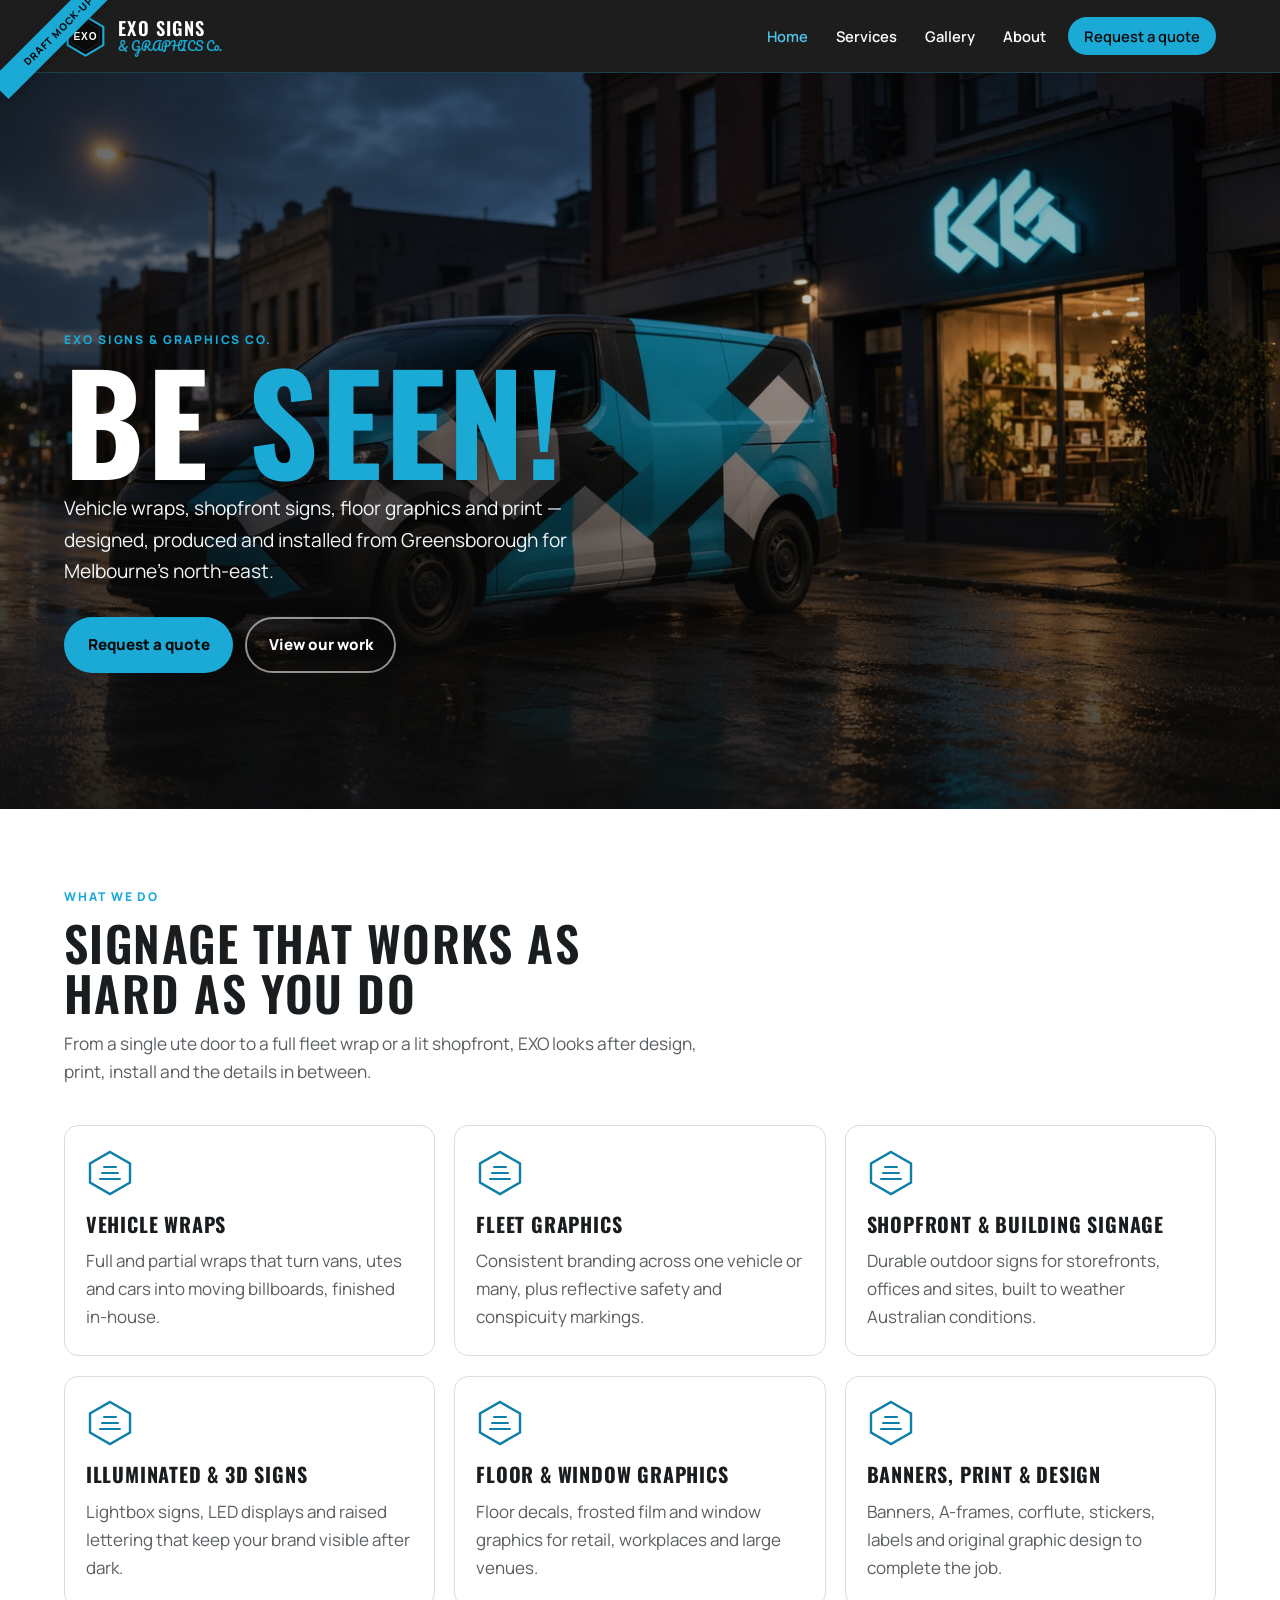
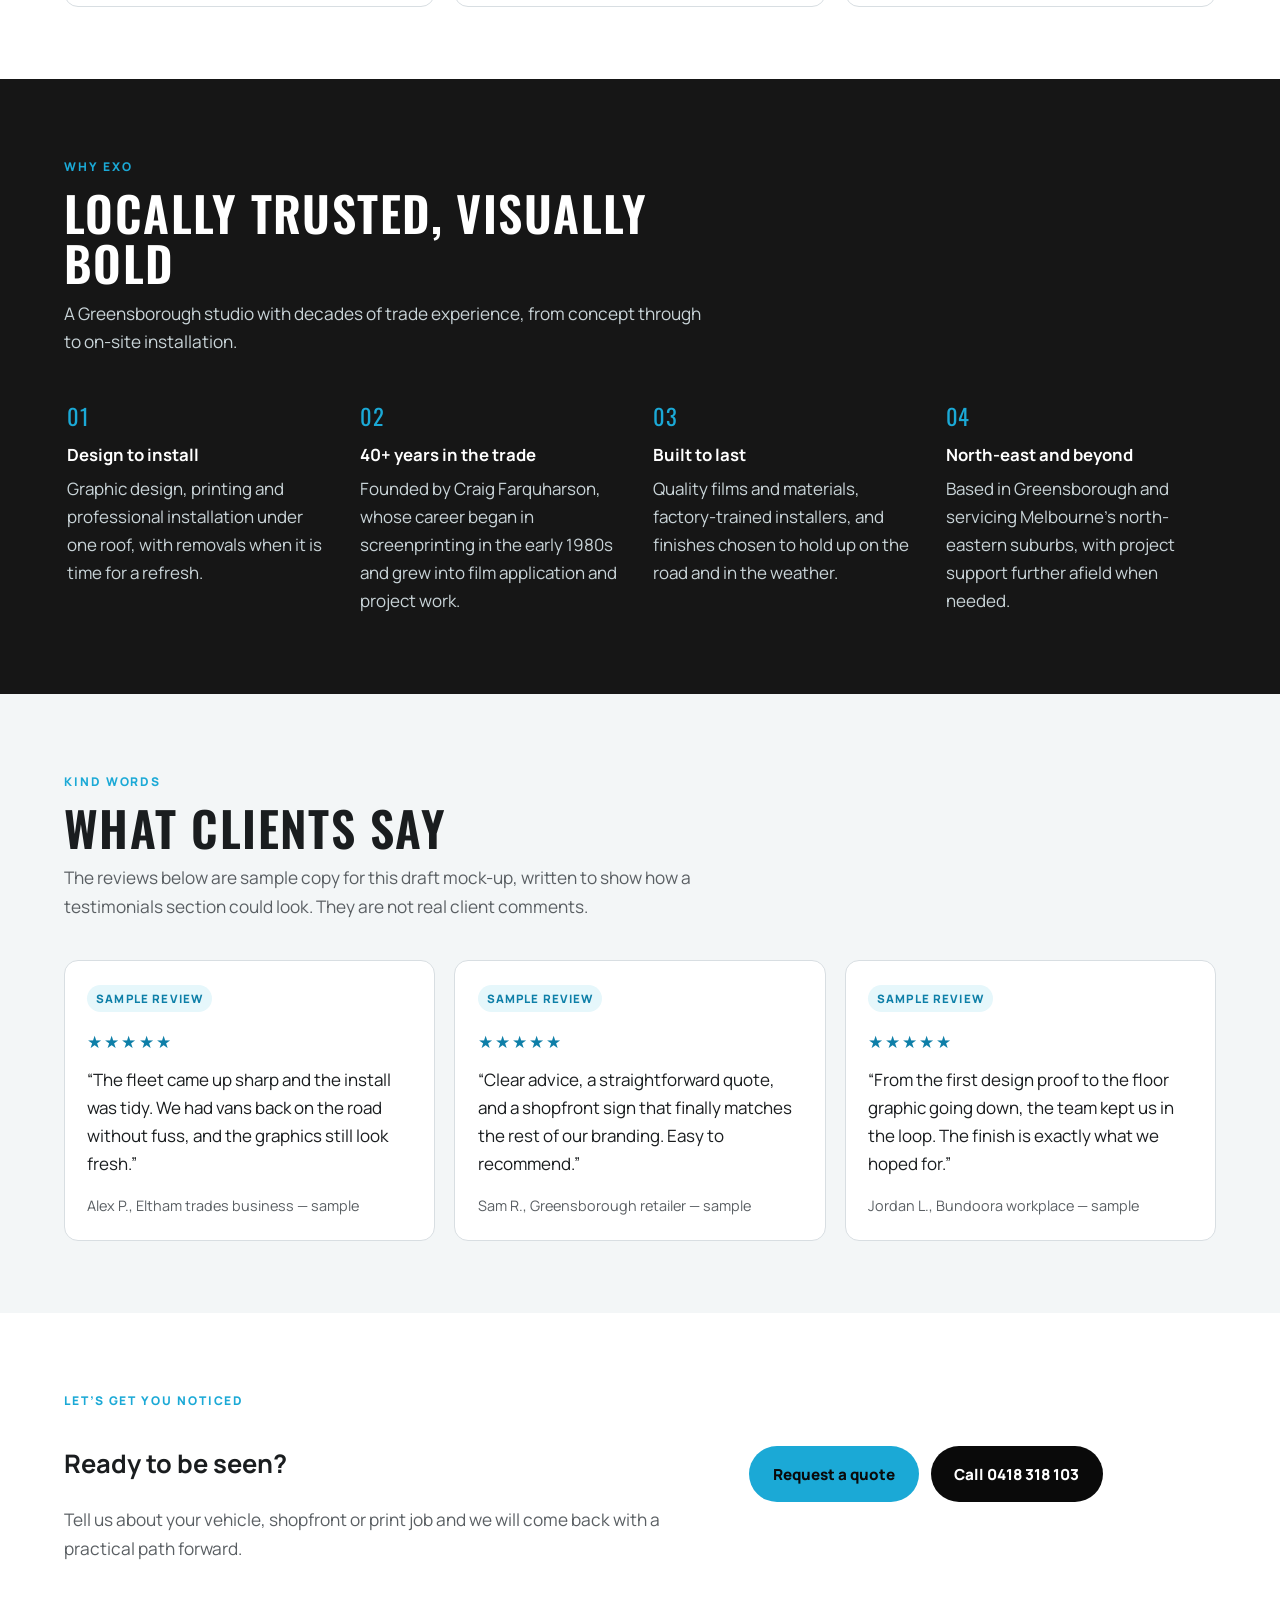
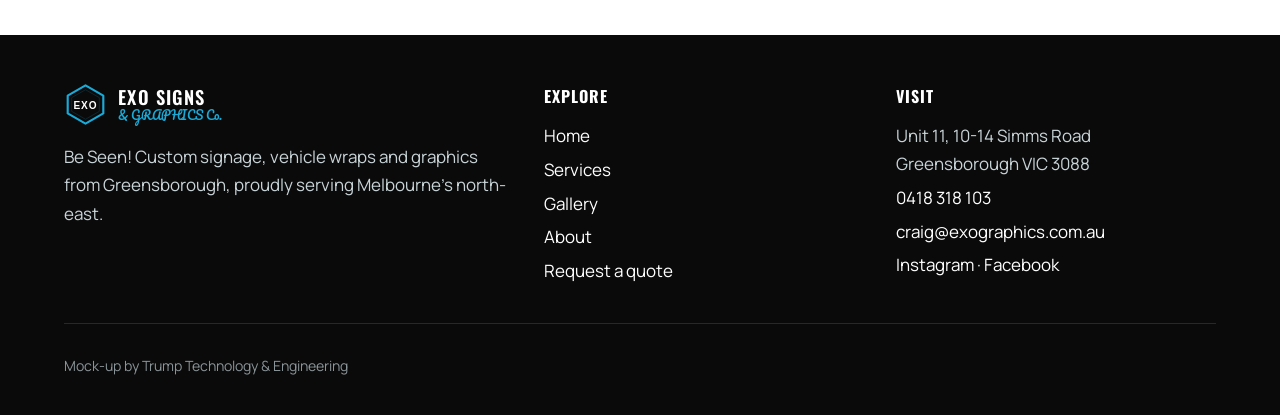
<file: index.html>
<!DOCTYPE html>
<html lang="en-AU">
<head>
  <meta charset="utf-8">
  <meta name="viewport" content="width=device-width, initial-scale=1">
  <meta name="description" content="EXO Signs & Graphics Co. in Greensborough — vehicle wraps, shopfront signage, floor graphics and print for Melbourne’s north-east. Be Seen!">
  <link rel="icon" href="images/favicon.svg" type="image/svg+xml">
  <link rel="preconnect" href="https://fonts.googleapis.com">
  <link rel="preconnect" href="https://fonts.gstatic.com" crossorigin>
  <link href="https://fonts.googleapis.com/css2?family=Manrope:wght@400;500;600;700;800&family=Oswald:wght@400;500;600;700&family=Pacifico&display=swap" rel="stylesheet">
  <link rel="stylesheet" href="css/styles.css">

  <title>EXO Signs & Graphics Co. | Be Seen!</title>
</head>
<body>
  <a class="skip-link" href="#main">Skip to content</a>
  <div class="draft-ribbon">Draft mock-up</div>
  <header class="site-header">
    <div class="wrap header-inner">
      <a class="brand" href="index.html">
        <img class="brand-mark" src="images/logo-mark.svg" width="64" height="64" alt="">
        <span class="brand-text">
          <span class="brand-name">EXO Signs</span>
          <span class="brand-script">&amp; GRAPHICS Co.</span>
        </span>
      </a>
      <button class="nav-toggle" type="button" aria-controls="site-nav" aria-expanded="false" aria-label="Open menu">
        <span class="nav-toggle-bars" aria-hidden="true"></span>
      </button>
      <nav class="site-nav" id="site-nav" aria-label="Primary">
        <ul>
          <li><a href="index.html" aria-current="page">Home</a></li>
          <li><a href="services.html">Services</a></li>
          <li><a href="gallery.html">Gallery</a></li>
          <li><a href="about.html">About</a></li>
          <li><a href="contact.html" class="nav-cta">Request a quote</a></li>
        </ul>
      </nav>
    </div>
  </header>

  <main id="main">
    <section class="hero">
      <img class="hero-img" src="images/hero-be-seen.jpg" alt="A cyan, black and white geometric vehicle wrap on a van at dusk, parked beside a shopfront with an illuminated sign." width="1920" height="1080" fetchpriority="high">
      <div class="hero-shade" aria-hidden="true"></div>
      <div class="wrap hero-content">
        <p class="eyebrow">EXO Signs &amp; Graphics Co.</p>
        <h1>Be <span>Seen!</span></h1>
        <p class="hero-lead">Vehicle wraps, shopfront signs, floor graphics and print — designed, produced and installed from Greensborough for Melbourne’s north-east.</p>
        <div class="hero-actions">
          <a class="btn btn-primary" href="contact.html">Request a quote</a>
          <a class="btn btn-ghost" href="gallery.html">View our work</a>
        </div>
      </div>
    </section>

    <section>
      <div class="wrap">
        <div class="section-head">
          <p class="eyebrow">What we do</p>
          <h2>Signage that works as hard as you do</h2>
          <p class="lede">From a single ute door to a full fleet wrap or a lit shopfront, EXO looks after design, print, install and the details in between.</p>
        </div>
        <div class="card-grid">
          <a class="card" href="services.html#vehicle-wraps">
            <svg class="icon-hex" viewBox="0 0 48 48" aria-hidden="true" focusable="false"><polygon points="24,3 44,14.5 44,33.5 24,45 4,33.5 4,14.5" fill="none" stroke="currentColor" stroke-width="2.4"/><path d="M14 30h20M16 24h16M18 18h12" fill="none" stroke="currentColor" stroke-width="2" stroke-linecap="round"/></svg>
            <h3>Vehicle wraps</h3>
            <p>Full and partial wraps that turn vans, utes and cars into moving billboards, finished in-house.</p>
          </a>
          <a class="card" href="services.html#fleet-graphics">
            <svg class="icon-hex" viewBox="0 0 48 48" aria-hidden="true" focusable="false"><polygon points="24,3 44,14.5 44,33.5 24,45 4,33.5 4,14.5" fill="none" stroke="currentColor" stroke-width="2.4"/><path d="M14 30h20M16 24h16M18 18h12" fill="none" stroke="currentColor" stroke-width="2" stroke-linecap="round"/></svg>
            <h3>Fleet graphics</h3>
            <p>Consistent branding across one vehicle or many, plus reflective safety and conspicuity markings.</p>
          </a>
          <a class="card" href="services.html#shopfront">
            <svg class="icon-hex" viewBox="0 0 48 48" aria-hidden="true" focusable="false"><polygon points="24,3 44,14.5 44,33.5 24,45 4,33.5 4,14.5" fill="none" stroke="currentColor" stroke-width="2.4"/><path d="M14 30h20M16 24h16M18 18h12" fill="none" stroke="currentColor" stroke-width="2" stroke-linecap="round"/></svg>
            <h3>Shopfront &amp; building signage</h3>
            <p>Durable outdoor signs for storefronts, offices and sites, built to weather Australian conditions.</p>
          </a>
          <a class="card" href="services.html#illuminated">
            <svg class="icon-hex" viewBox="0 0 48 48" aria-hidden="true" focusable="false"><polygon points="24,3 44,14.5 44,33.5 24,45 4,33.5 4,14.5" fill="none" stroke="currentColor" stroke-width="2.4"/><path d="M14 30h20M16 24h16M18 18h12" fill="none" stroke="currentColor" stroke-width="2" stroke-linecap="round"/></svg>
            <h3>Illuminated &amp; 3D signs</h3>
            <p>Lightbox signs, LED displays and raised lettering that keep your brand visible after dark.</p>
          </a>
          <a class="card" href="services.html#floor-window">
            <svg class="icon-hex" viewBox="0 0 48 48" aria-hidden="true" focusable="false"><polygon points="24,3 44,14.5 44,33.5 24,45 4,33.5 4,14.5" fill="none" stroke="currentColor" stroke-width="2.4"/><path d="M14 30h20M16 24h16M18 18h12" fill="none" stroke="currentColor" stroke-width="2" stroke-linecap="round"/></svg>
            <h3>Floor &amp; window graphics</h3>
            <p>Floor decals, frosted film and window graphics for retail, workplaces and large venues.</p>
          </a>
          <a class="card" href="services.html#banners">
            <svg class="icon-hex" viewBox="0 0 48 48" aria-hidden="true" focusable="false"><polygon points="24,3 44,14.5 44,33.5 24,45 4,33.5 4,14.5" fill="none" stroke="currentColor" stroke-width="2.4"/><path d="M14 30h20M16 24h16M18 18h12" fill="none" stroke="currentColor" stroke-width="2" stroke-linecap="round"/></svg>
            <h3>Banners, print &amp; design</h3>
            <p>Banners, A-frames, corflute, stickers, labels and original graphic design to complete the job.</p>
          </a>
        </div>
      </div>
    </section>

    <section class="band-dark">
      <div class="wrap">
        <div class="section-head">
          <p class="eyebrow">Why EXO</p>
          <h2>Locally trusted, visually bold</h2>
          <p class="lede">A Greensborough studio with decades of trade experience, from concept through to on-site installation.</p>
        </div>
        <div class="reason-grid">
          <div class="reason">
            <div class="reason-num">01</div>
            <h3>Design to install</h3>
            <p>Graphic design, printing and professional installation under one roof, with removals when it is time for a refresh.</p>
          </div>
          <div class="reason">
            <div class="reason-num">02</div>
            <h3>40+ years in the trade</h3>
            <p>Founded by Craig Farquharson, whose career began in screenprinting in the early 1980s and grew into film application and project work.</p>
          </div>
          <div class="reason">
            <div class="reason-num">03</div>
            <h3>Built to last</h3>
            <p>Quality films and materials, factory-trained installers, and finishes chosen to hold up on the road and in the weather.</p>
          </div>
          <div class="reason">
            <div class="reason-num">04</div>
            <h3>North-east and beyond</h3>
            <p>Based in Greensborough and servicing Melbourne’s north-eastern suburbs, with project support further afield when needed.</p>
          </div>
        </div>
      </div>
    </section>

    <section class="band-paper">
      <div class="wrap">
        <div class="section-head">
          <p class="eyebrow">Kind words</p>
          <h2>What clients say</h2>
          <p class="lede">The reviews below are sample copy for this draft mock-up, written to show how a testimonials section could look. They are not real client comments.</p>
        </div>
        <div class="review-grid">
          <article class="review">
            <p class="sample-note">Sample review</p>
            <div class="stars" aria-label="5 out of 5">★★★★★</div>
            <p>“The fleet came up sharp and the install was tidy. We had vans back on the road without fuss, and the graphics still look fresh.”</p>
            <footer>Alex P., Eltham trades business — sample</footer>
          </article>
          <article class="review">
            <p class="sample-note">Sample review</p>
            <div class="stars" aria-label="5 out of 5">★★★★★</div>
            <p>“Clear advice, a straightforward quote, and a shopfront sign that finally matches the rest of our branding. Easy to recommend.”</p>
            <footer>Sam R., Greensborough retailer — sample</footer>
          </article>
          <article class="review">
            <p class="sample-note">Sample review</p>
            <div class="stars" aria-label="5 out of 5">★★★★★</div>
            <p>“From the first design proof to the floor graphic going down, the team kept us in the loop. The finish is exactly what we hoped for.”</p>
            <footer>Jordan L., Bundoora workplace — sample</footer>
          </article>
        </div>
      </div>
    </section>

    <section>
      <div class="wrap cta-band">
        <div>
          <p class="eyebrow">Let’s get you noticed</p>
          <h2>Ready to be seen?</h2>
          <p class="lede">Tell us about your vehicle, shopfront or print job and we will come back with a practical path forward.</p>
        </div>
        <div class="btn-row">
          <a class="btn btn-primary" href="contact.html">Request a quote</a>
          <a class="btn btn-dark" href="tel:+61418318103">Call 0418 318 103</a>
        </div>
      </div>
    </section>

  </main>
  <footer class="site-footer">
    <div class="wrap footer-grid">
      <div>
        <a class="brand" href="index.html">
          <img class="brand-mark" src="images/logo-mark.svg" width="64" height="64" alt="">
          <span class="brand-text">
            <span class="brand-name">EXO Signs</span>
            <span class="brand-script">&amp; GRAPHICS Co.</span>
          </span>
        </a>
        <p>Be Seen! Custom signage, vehicle wraps and graphics from Greensborough, proudly serving Melbourne’s north-east.</p>
      </div>
      <div>
        <h2>Explore</h2>
        <ul class="footer-links">
          <li><a href="index.html">Home</a></li>
          <li><a href="services.html">Services</a></li>
          <li><a href="gallery.html">Gallery</a></li>
          <li><a href="about.html">About</a></li>
          <li><a href="contact.html">Request a quote</a></li>
        </ul>
      </div>
      <div>
        <h2>Visit</h2>
        <ul class="footer-contact">
          <li>Unit 11, 10-14 Simms Road<br>Greensborough VIC 3088</li>
          <li><a href="tel:+61418318103">0418 318 103</a></li>
          <li><a href="mailto:craig@exographics.com.au">craig@exographics.com.au</a></li>
          <li><a href="https://www.instagram.com/exosignsandgraphics/" rel="noopener noreferrer">Instagram</a> · <a href="https://www.facebook.com/1419841781647065" rel="noopener noreferrer">Facebook</a></li>
        </ul>
      </div>
    </div>
    <div class="wrap footer-credit">
      <p>Mock-up by Trump Technology &amp; Engineering</p>
    </div>
  </footer>
  <script src="js/main.js"></script>

</body>
</html>
</file>
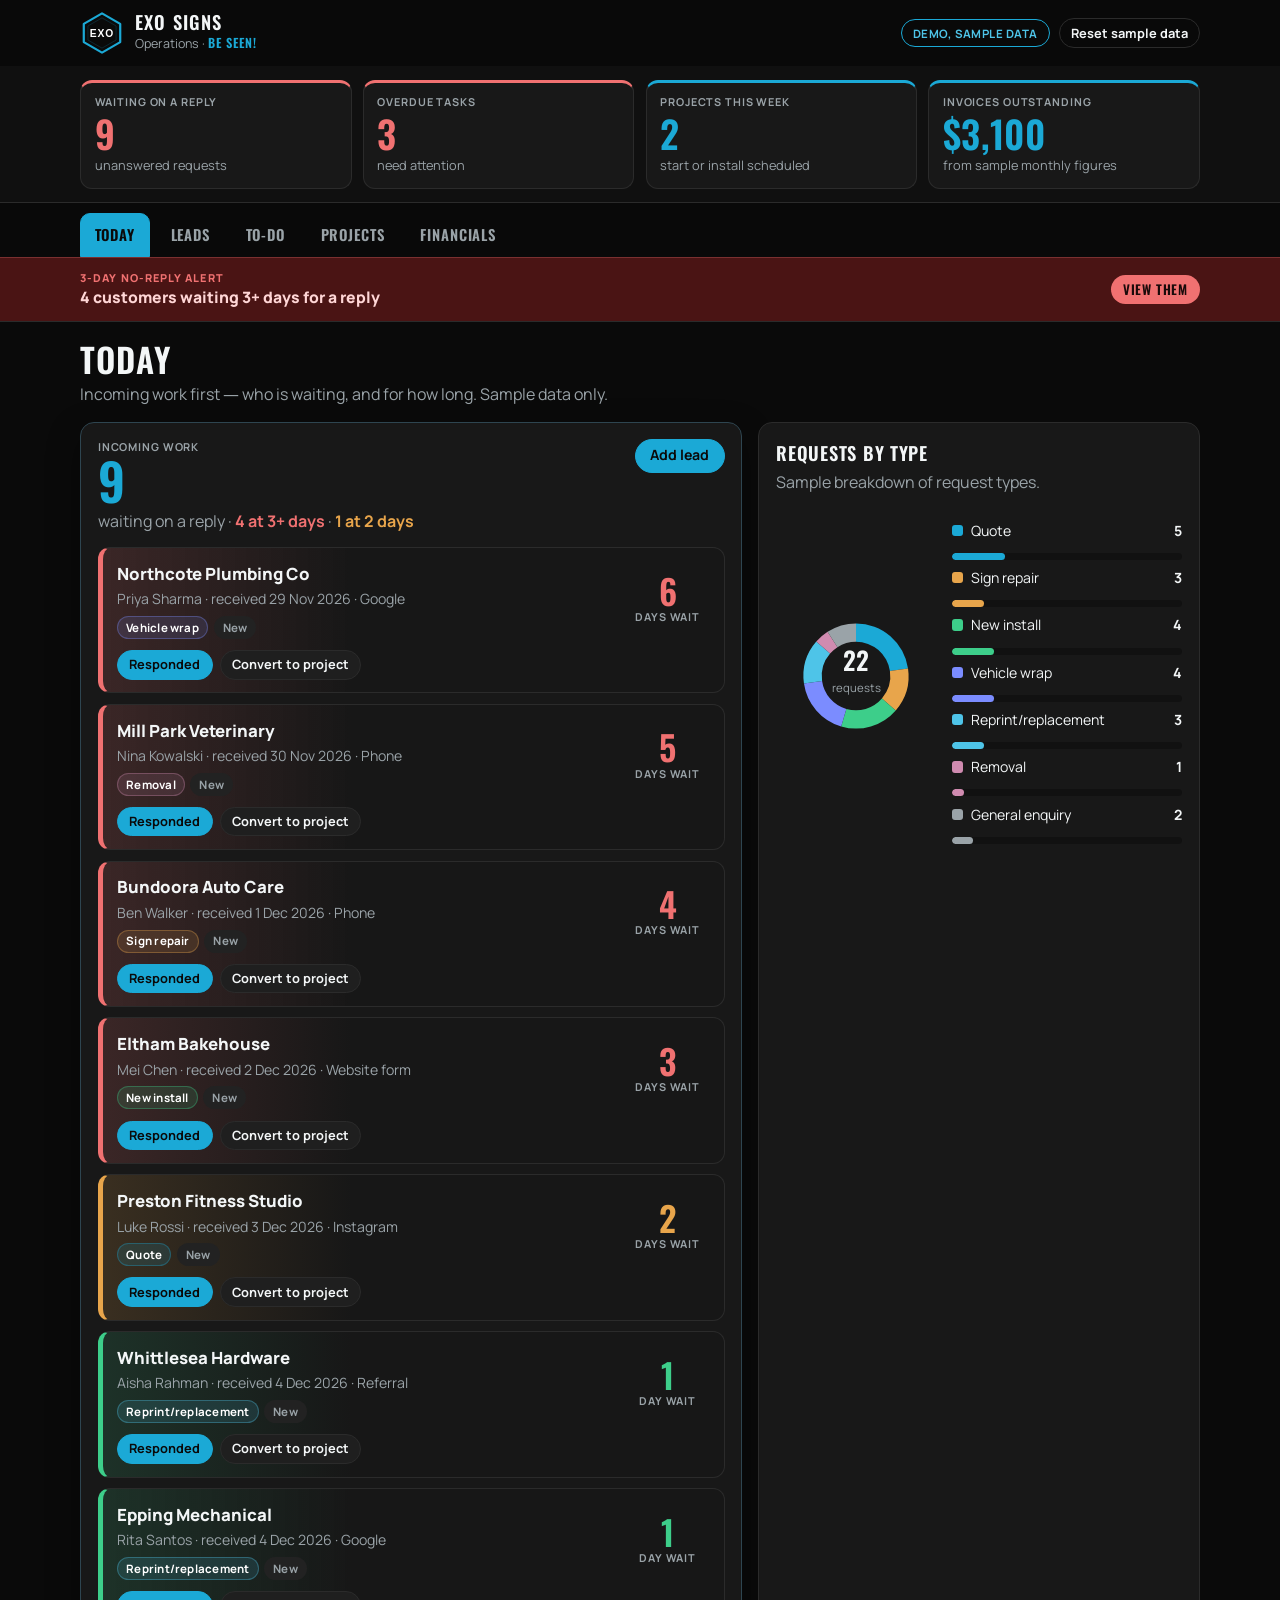
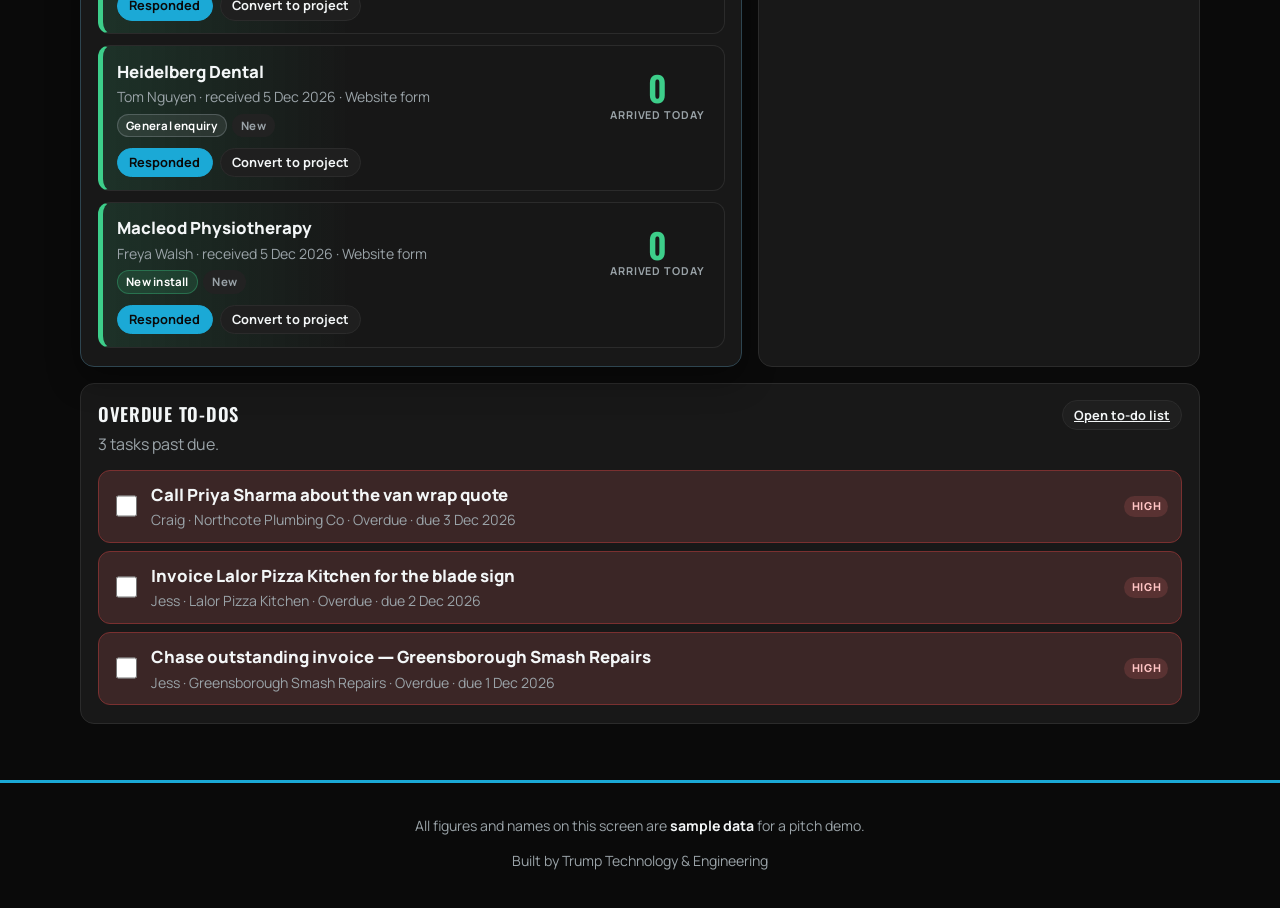
<file: dashboard/index.html>
<!DOCTYPE html>
<html lang="en-AU">
<head>
  <meta charset="utf-8">
  <meta name="viewport" content="width=device-width, initial-scale=1">
  <title>EXO Signs — Operations</title>
  <meta name="description" content="Day-to-day operations dashboard for EXO Signs &amp; Graphics Co. Demo with sample data only.">
  <meta name="theme-color" content="#0a0a0a">
  <link rel="icon" href="images/favicon.svg" type="image/svg+xml">
  <link rel="stylesheet" href="css/styles.css">
</head>
<body>
  <a class="skip" href="#main">Skip to content</a>
  <header class="top">
    <div class="top-inner">
      <a class="brand" href="#today">
        <img src="images/logo-mark.svg" width="44" height="44" alt="EXO Signs &amp; Graphics Co.">
        <div class="brand-text">
          <p class="brand-name">EXO Signs</p>
          <p class="brand-sub">Operations · <span class="be-seen">Be Seen!</span></p>
        </div>
      </a>
      <div class="top-actions">
        <span class="badge">Demo, sample data</span>
        <button type="button" class="btn btn-ghost btn-sm" data-action="open-reset">Reset sample data</button>
      </div>
    </div>
    <div class="kpi-bar" id="kpi-bar"></div>
    <nav class="tabs" aria-label="Sections">
      <a href="#today" data-nav="today">Today</a>
      <a href="#leads" data-nav="leads">Leads</a>
      <a href="#todo" data-nav="todo">To-do</a>
      <a href="#projects" data-nav="projects">Projects</a>
      <a href="#financials" data-nav="financials">Financials</a>
    </nav>
    <div id="alert-bar" class="alert-bar" hidden></div>
  </header>

  <main id="main"></main>

  <footer class="foot">
    <p>All figures and names on this screen are <strong>sample data</strong> for a pitch demo.</p>
    <p>Built by Trump Technology &amp; Engineering</p>
  </footer>

  <dialog id="dlg-lead" aria-labelledby="dlg-lead-title">
    <form class="dlg-body" data-form="lead">
      <h2 id="dlg-lead-title">Add lead</h2>
      <div class="form-grid">
        <label class="field">Name<input name="name" type="text" required autocomplete="name"></label>
        <label class="field">Business<input name="business" type="text" required></label>
        <label class="field">Request type
          <select name="type" required></select>
        </label>
        <label class="field">Source
          <select name="source" required></select>
        </label>
        <label class="field">Received
          <input name="receivedAt" type="date" required>
        </label>
        <label class="field span-2">Notes
          <textarea name="notes" rows="3"></textarea>
        </label>
      </div>
      <div class="dlg-actions">
        <button type="button" class="btn btn-ghost" data-action="close-dialog">Cancel</button>
        <button type="submit" class="btn btn-primary">Add lead</button>
      </div>
    </form>
  </dialog>

  <dialog id="dlg-task" aria-labelledby="dlg-task-title">
    <form class="dlg-body" data-form="task">
      <h2 id="dlg-task-title">Add task</h2>
      <div class="form-grid">
        <label class="field span-2">Task<input name="title" type="text" required></label>
        <label class="field">Owner
          <select name="owner" required></select>
        </label>
        <label class="field">Priority
          <select name="priority" required></select>
        </label>
        <label class="field">Due
          <input name="dueAt" type="date" required>
        </label>
        <label class="field">Linked job
          <input name="linked" type="text" placeholder="Client or job name">
        </label>
      </div>
      <div class="dlg-actions">
        <button type="button" class="btn btn-ghost" data-action="close-dialog">Cancel</button>
        <button type="submit" class="btn btn-primary">Add task</button>
      </div>
    </form>
  </dialog>

  <dialog id="dlg-project" aria-labelledby="dlg-project-title">
    <form class="dlg-body" data-form="project">
      <h2 id="dlg-project-title">Add project</h2>
      <div class="form-grid">
        <label class="field">Client<input name="client" type="text" required></label>
        <label class="field">Contact<input name="contact" type="text"></label>
        <label class="field">Job type
          <select name="type" required></select>
        </label>
        <label class="field">Stage
          <select name="stage" required></select>
        </label>
        <label class="field">Start / install
          <input name="startAt" type="date" required>
        </label>
        <label class="field">Value (A$)
          <input name="value" type="number" min="0" step="50" required>
        </label>
        <label class="field span-2">Status
          <select name="status" required></select>
        </label>
      </div>
      <div class="dlg-actions">
        <button type="button" class="btn btn-ghost" data-action="close-dialog">Cancel</button>
        <button type="submit" class="btn btn-primary">Add project</button>
      </div>
    </form>
  </dialog>

  <dialog id="dlg-convert" aria-labelledby="dlg-convert-title">
    <form class="dlg-body" data-form="convert">
      <h2 id="dlg-convert-title">Convert to project</h2>
      <p class="lede" id="convert-summary"></p>
      <input type="hidden" name="leadId">
      <div class="form-grid">
        <label class="field">Start / install
          <input name="startAt" type="date" required>
        </label>
        <label class="field">Estimated value (A$)
          <input name="value" type="number" min="0" step="50" required>
        </label>
      </div>
      <div class="dlg-actions">
        <button type="button" class="btn btn-ghost" data-action="close-dialog">Cancel</button>
        <button type="submit" class="btn btn-primary">Create project</button>
      </div>
    </form>
  </dialog>

  <dialog id="dlg-reset" aria-labelledby="dlg-reset-title">
    <div class="dlg-body">
      <h2 id="dlg-reset-title">Reset sample data?</h2>
      <p class="lede">This replaces everything saved in this browser with the original sample set. Names and figures are still invented.</p>
      <div class="dlg-actions">
        <button type="button" class="btn btn-ghost" data-action="close-dialog">Cancel</button>
        <button type="button" class="btn btn-danger" data-action="confirm-reset">Reset sample data</button>
      </div>
    </div>
  </dialog>

  <script src="js/data.js"></script>
  <script src="js/app.js"></script>
</body>
</html>
</file>
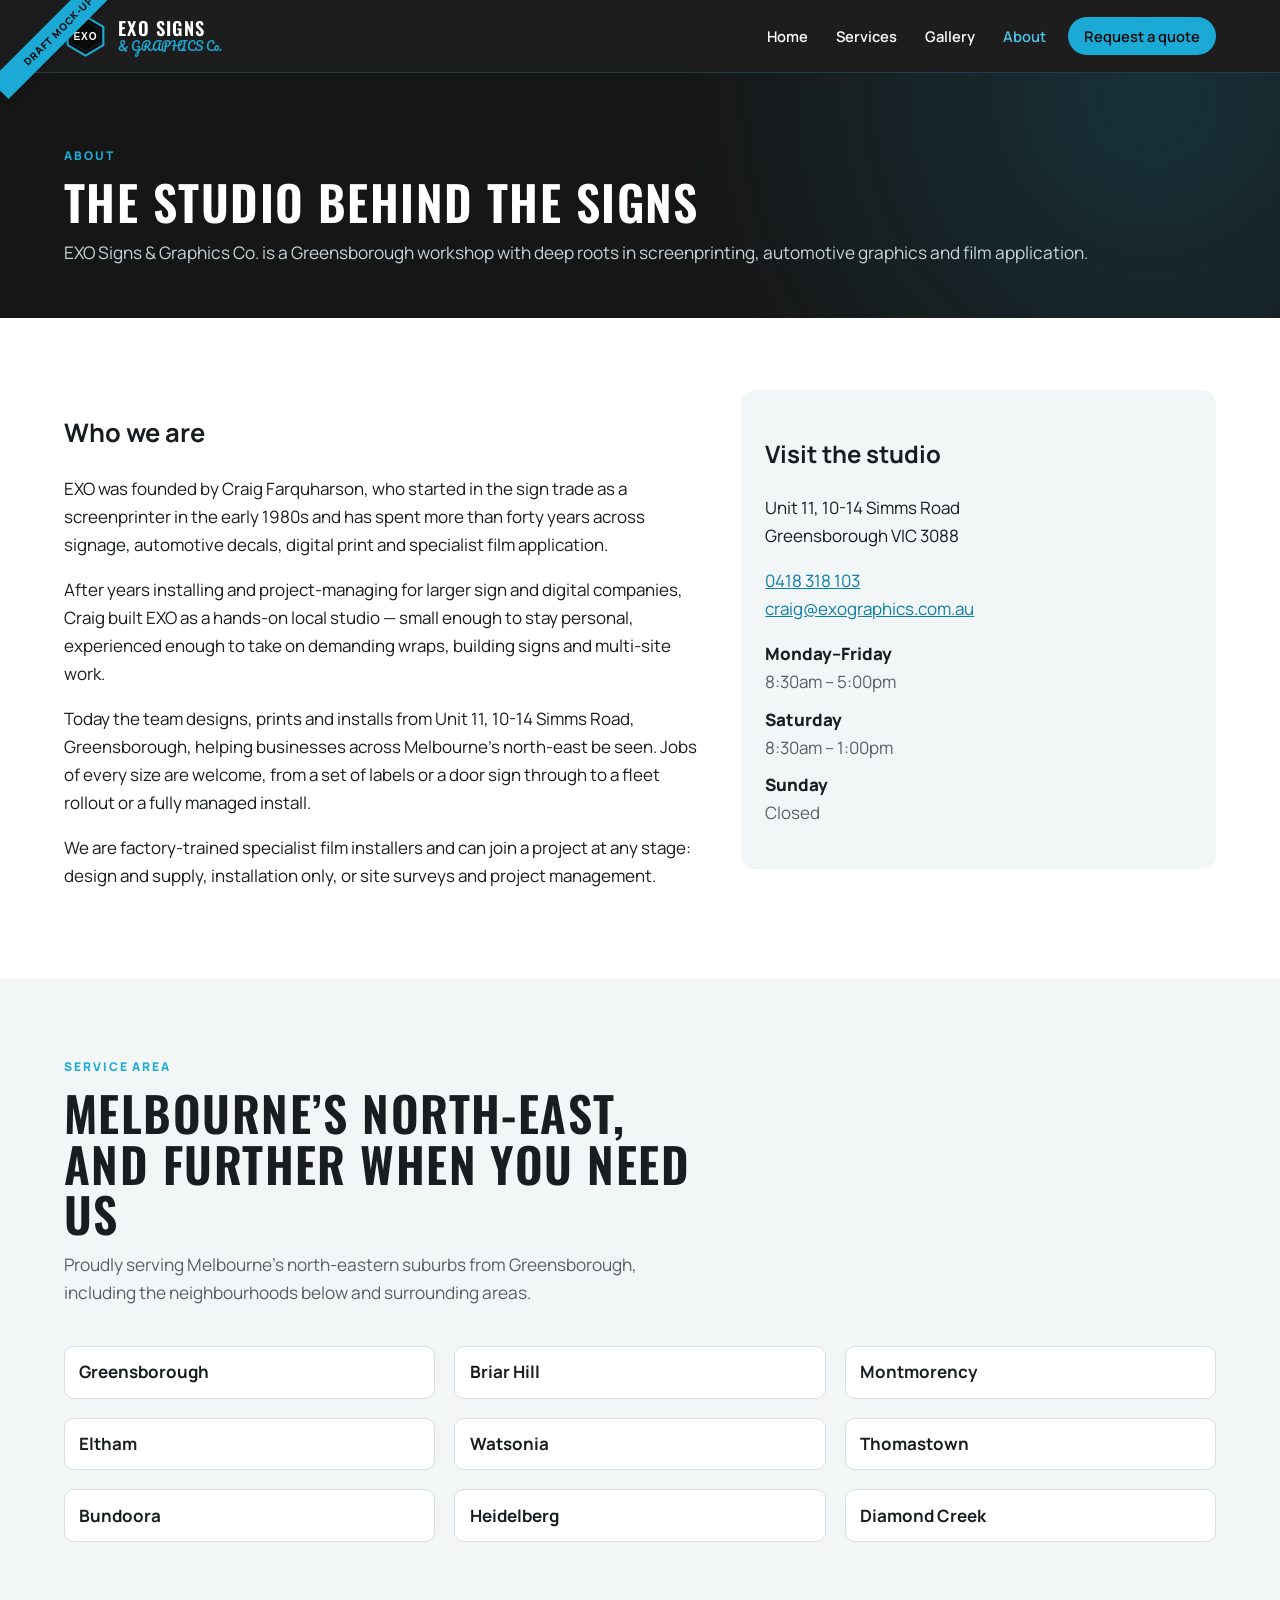
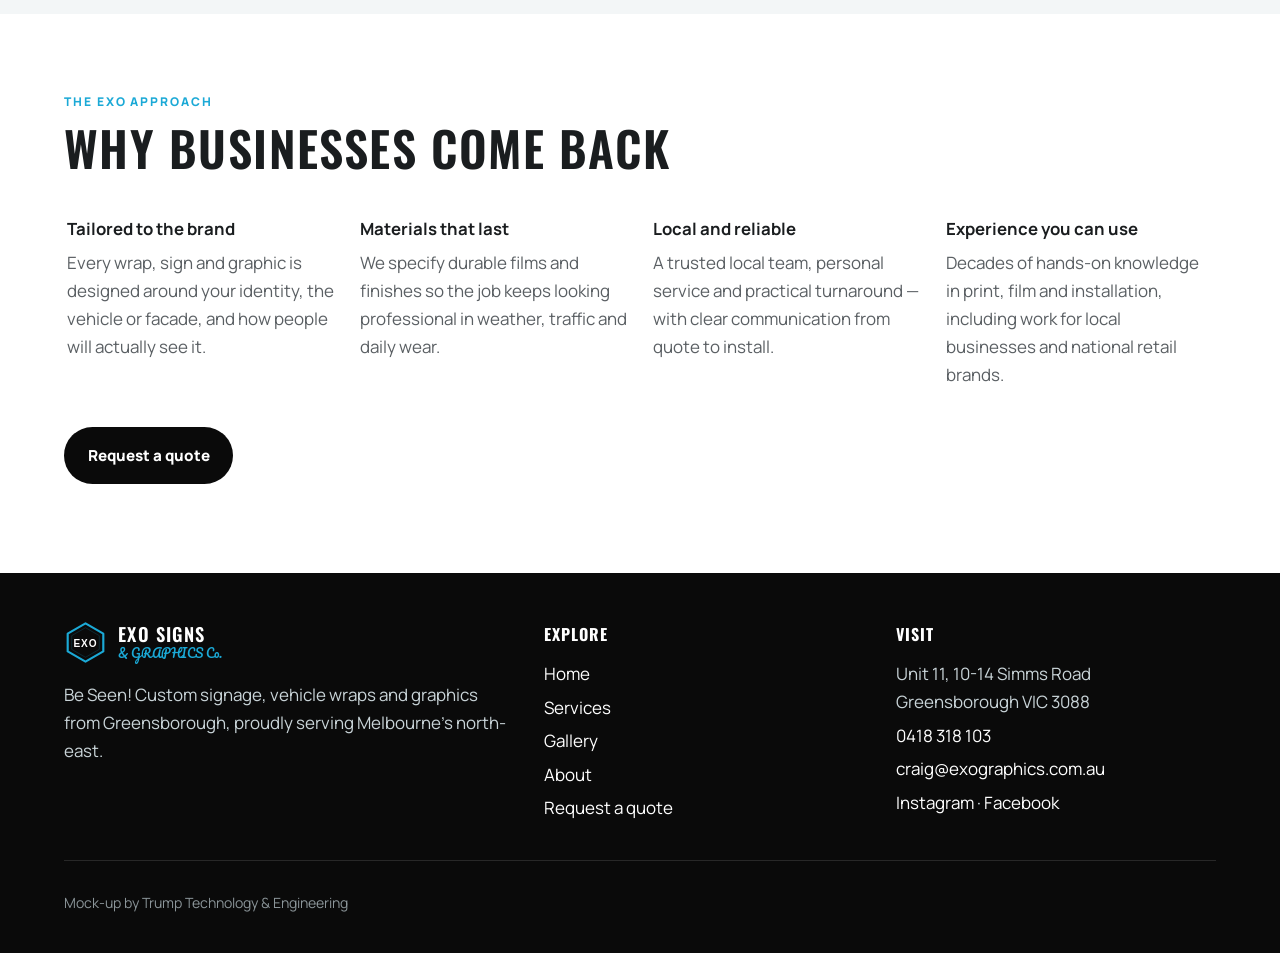
<file: about.html>
<!DOCTYPE html>
<html lang="en-AU">
<head>
  <meta charset="utf-8">
  <meta name="viewport" content="width=device-width, initial-scale=1">
  <meta name="description" content="Meet EXO Signs & Graphics Co., the Greensborough studio founded by Craig Farquharson, servicing Melbourne’s north-eastern suburbs.">
  <link rel="icon" href="images/favicon.svg" type="image/svg+xml">
  <link rel="preconnect" href="https://fonts.googleapis.com">
  <link rel="preconnect" href="https://fonts.gstatic.com" crossorigin>
  <link href="https://fonts.googleapis.com/css2?family=Manrope:wght@400;500;600;700;800&family=Oswald:wght@400;500;600;700&family=Pacifico&display=swap" rel="stylesheet">
  <link rel="stylesheet" href="css/styles.css">

  <title>About | EXO Signs & Graphics Co.</title>
</head>
<body>
  <a class="skip-link" href="#main">Skip to content</a>
  <div class="draft-ribbon">Draft mock-up</div>
  <header class="site-header">
    <div class="wrap header-inner">
      <a class="brand" href="index.html">
        <img class="brand-mark" src="images/logo-mark.svg" width="64" height="64" alt="">
        <span class="brand-text">
          <span class="brand-name">EXO Signs</span>
          <span class="brand-script">&amp; GRAPHICS Co.</span>
        </span>
      </a>
      <button class="nav-toggle" type="button" aria-controls="site-nav" aria-expanded="false" aria-label="Open menu">
        <span class="nav-toggle-bars" aria-hidden="true"></span>
      </button>
      <nav class="site-nav" id="site-nav" aria-label="Primary">
        <ul>
          <li><a href="index.html">Home</a></li>
          <li><a href="services.html">Services</a></li>
          <li><a href="gallery.html">Gallery</a></li>
          <li><a href="about.html" aria-current="page">About</a></li>
          <li><a href="contact.html" class="nav-cta">Request a quote</a></li>
        </ul>
      </nav>
    </div>
  </header>

  <main id="main">
    <header class="page-hero">
      <div class="wrap">
        <p class="eyebrow">About</p>
        <h1>The studio behind the signs</h1>
        <p class="lede">EXO Signs &amp; Graphics Co. is a Greensborough workshop with deep roots in screenprinting, automotive graphics and film application.</p>
      </div>
    </header>

    <section>
      <div class="wrap split">
        <div>
          <h2>Who we are</h2>
          <p>EXO was founded by Craig Farquharson, who started in the sign trade as a screenprinter in the early 1980s and has spent more than forty years across signage, automotive decals, digital print and specialist film application.</p>
          <p>After years installing and project-managing for larger sign and digital companies, Craig built EXO as a hands-on local studio — small enough to stay personal, experienced enough to take on demanding wraps, building signs and multi-site work.</p>
          <p>Today the team designs, prints and installs from Unit 11, 10-14 Simms Road, Greensborough, helping businesses across Melbourne’s north-east be seen. Jobs of every size are welcome, from a set of labels or a door sign through to a fleet rollout or a fully managed install.</p>
          <p>We are factory-trained specialist film installers and can join a project at any stage: design and supply, installation only, or site surveys and project management.</p>
        </div>
        <aside class="panel">
          <h2>Visit the studio</h2>
          <p>Unit 11, 10-14 Simms Road<br>Greensborough VIC 3088</p>
          <p><a href="tel:+61418318103">0418 318 103</a><br>
          <a href="mailto:craig@exographics.com.au">craig@exographics.com.au</a></p>
          <dl class="hours">
            <dt>Monday–Friday</dt>
            <dd>8:30am – 5:00pm</dd>
            <dt>Saturday</dt>
            <dd>8:30am – 1:00pm</dd>
            <dt>Sunday</dt>
            <dd>Closed</dd>
          </dl>
        </aside>
      </div>
    </section>

    <section class="band-paper">
      <div class="wrap">
        <div class="section-head">
          <p class="eyebrow">Service area</p>
          <h2>Melbourne’s north-east, and further when you need us</h2>
          <p class="lede">Proudly serving Melbourne’s north-eastern suburbs from Greensborough, including the neighbourhoods below and surrounding areas.</p>
        </div>
        <ul class="area-list">
          <li>Greensborough</li>
          <li>Briar Hill</li>
          <li>Montmorency</li>
          <li>Eltham</li>
          <li>Watsonia</li>
          <li>Thomastown</li>
          <li>Bundoora</li>
          <li>Heidelberg</li>
          <li>Diamond Creek</li>
        </ul>
      </div>
    </section>

    <section>
      <div class="wrap">
        <div class="section-head">
          <p class="eyebrow">The EXO approach</p>
          <h2>Why businesses come back</h2>
        </div>
        <div class="reason-grid">
          <div class="reason">
            <h3>Tailored to the brand</h3>
            <p>Every wrap, sign and graphic is designed around your identity, the vehicle or facade, and how people will actually see it.</p>
          </div>
          <div class="reason">
            <h3>Materials that last</h3>
            <p>We specify durable films and finishes so the job keeps looking professional in weather, traffic and daily wear.</p>
          </div>
          <div class="reason">
            <h3>Local and reliable</h3>
            <p>A trusted local team, personal service and practical turnaround — with clear communication from quote to install.</p>
          </div>
          <div class="reason">
            <h3>Experience you can use</h3>
            <p>Decades of hands-on knowledge in print, film and installation, including work for local businesses and national retail brands.</p>
          </div>
        </div>
        <p style="margin-top:2rem"><a class="btn btn-dark" href="contact.html">Request a quote</a></p>
      </div>
    </section>

  </main>
  <footer class="site-footer">
    <div class="wrap footer-grid">
      <div>
        <a class="brand" href="index.html">
          <img class="brand-mark" src="images/logo-mark.svg" width="64" height="64" alt="">
          <span class="brand-text">
            <span class="brand-name">EXO Signs</span>
            <span class="brand-script">&amp; GRAPHICS Co.</span>
          </span>
        </a>
        <p>Be Seen! Custom signage, vehicle wraps and graphics from Greensborough, proudly serving Melbourne’s north-east.</p>
      </div>
      <div>
        <h2>Explore</h2>
        <ul class="footer-links">
          <li><a href="index.html">Home</a></li>
          <li><a href="services.html">Services</a></li>
          <li><a href="gallery.html">Gallery</a></li>
          <li><a href="about.html">About</a></li>
          <li><a href="contact.html">Request a quote</a></li>
        </ul>
      </div>
      <div>
        <h2>Visit</h2>
        <ul class="footer-contact">
          <li>Unit 11, 10-14 Simms Road<br>Greensborough VIC 3088</li>
          <li><a href="tel:+61418318103">0418 318 103</a></li>
          <li><a href="mailto:craig@exographics.com.au">craig@exographics.com.au</a></li>
          <li><a href="https://www.instagram.com/exosignsandgraphics/" rel="noopener noreferrer">Instagram</a> · <a href="https://www.facebook.com/1419841781647065" rel="noopener noreferrer">Facebook</a></li>
        </ul>
      </div>
    </div>
    <div class="wrap footer-credit">
      <p>Mock-up by Trump Technology &amp; Engineering</p>
    </div>
  </footer>
  <script src="js/main.js"></script>

</body>
</html>
</file>
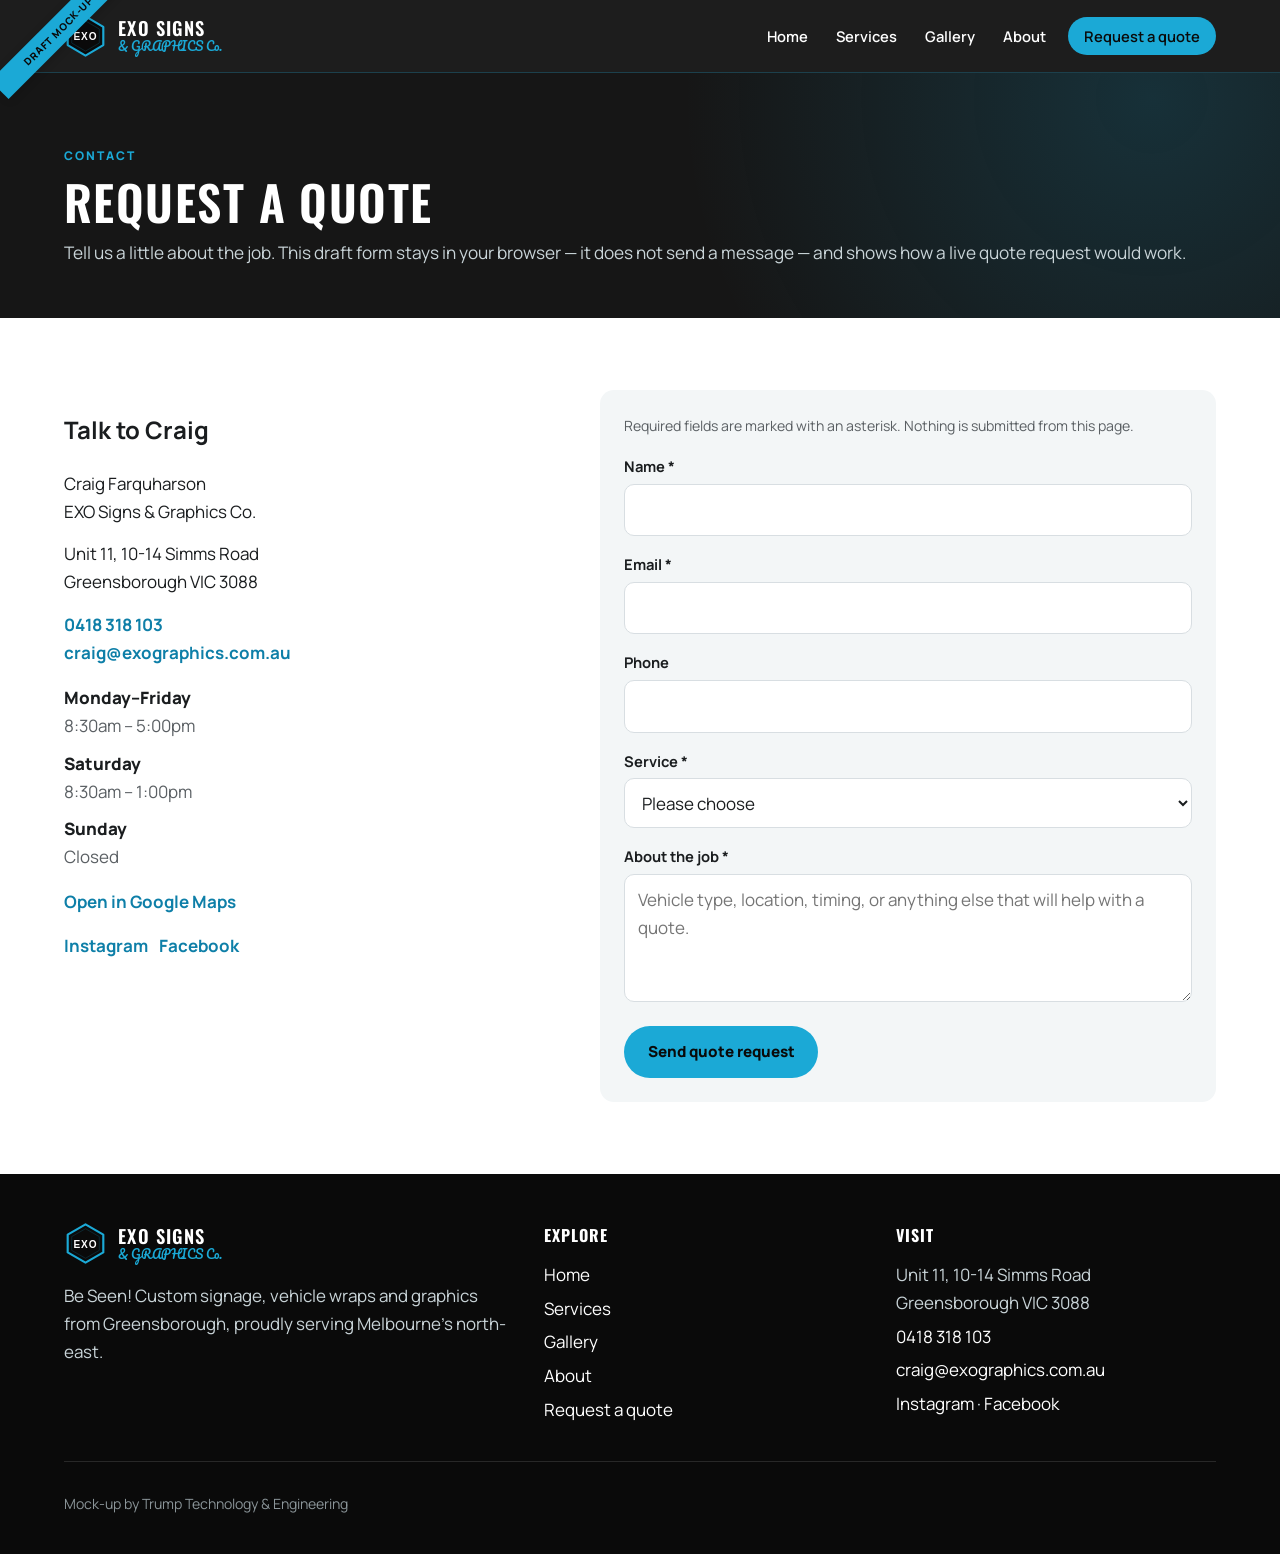
<file: contact.html>
<!DOCTYPE html>
<html lang="en-AU">
<head>
  <meta charset="utf-8">
  <meta name="viewport" content="width=device-width, initial-scale=1">
  <meta name="description" content="Request a quote from EXO Signs & Graphics Co. in Greensborough. Call 0418 318 103 or email craig@exographics.com.au.">
  <link rel="icon" href="images/favicon.svg" type="image/svg+xml">
  <link rel="preconnect" href="https://fonts.googleapis.com">
  <link rel="preconnect" href="https://fonts.gstatic.com" crossorigin>
  <link href="https://fonts.googleapis.com/css2?family=Manrope:wght@400;500;600;700;800&family=Oswald:wght@400;500;600;700&family=Pacifico&display=swap" rel="stylesheet">
  <link rel="stylesheet" href="css/styles.css">

  <title>Request a Quote | EXO Signs & Graphics Co.</title>
</head>
<body>
  <a class="skip-link" href="#main">Skip to content</a>
  <div class="draft-ribbon">Draft mock-up</div>
  <header class="site-header">
    <div class="wrap header-inner">
      <a class="brand" href="index.html">
        <img class="brand-mark" src="images/logo-mark.svg" width="64" height="64" alt="">
        <span class="brand-text">
          <span class="brand-name">EXO Signs</span>
          <span class="brand-script">&amp; GRAPHICS Co.</span>
        </span>
      </a>
      <button class="nav-toggle" type="button" aria-controls="site-nav" aria-expanded="false" aria-label="Open menu">
        <span class="nav-toggle-bars" aria-hidden="true"></span>
      </button>
      <nav class="site-nav" id="site-nav" aria-label="Primary">
        <ul>
          <li><a href="index.html">Home</a></li>
          <li><a href="services.html">Services</a></li>
          <li><a href="gallery.html">Gallery</a></li>
          <li><a href="about.html">About</a></li>
          <li><a href="contact.html" class="nav-cta" aria-current="page">Request a quote</a></li>
        </ul>
      </nav>
    </div>
  </header>

  <main id="main">
    <header class="page-hero">
      <div class="wrap">
        <p class="eyebrow">Contact</p>
        <h1>Request a quote</h1>
        <p class="lede">Tell us a little about the job. This draft form stays in your browser — it does not send a message — and shows how a live quote request would work.</p>
      </div>
    </header>

    <section>
      <div class="wrap contact-grid">
        <div class="contact-card">
          <h2>Talk to Craig</h2>
          <p>Craig Farquharson<br>EXO Signs &amp; Graphics Co.</p>
          <p>
            Unit 11, 10-14 Simms Road<br>
            Greensborough VIC 3088
          </p>
          <p><a href="tel:+61418318103">0418 318 103</a><br>
          <a href="mailto:craig@exographics.com.au">craig@exographics.com.au</a></p>
          <dl class="hours">
            <dt>Monday–Friday</dt>
            <dd>8:30am – 5:00pm</dd>
            <dt>Saturday</dt>
            <dd>8:30am – 1:00pm</dd>
            <dt>Sunday</dt>
            <dd>Closed</dd>
          </dl>
          <p><a href="https://maps.google.com/?q=Unit+11,+10-14+Simms+Road,+Greensborough+VIC+3088" rel="noopener noreferrer">Open in Google Maps</a></p>
          <div class="socials">
            <a href="https://www.instagram.com/exosignsandgraphics/" rel="noopener noreferrer">Instagram</a>
            <a href="https://www.facebook.com/1419841781647065" rel="noopener noreferrer">Facebook</a>
          </div>
        </div>

        <div>
          <div class="thanks" id="quote-thanks" tabindex="-1">
            <h2>Thanks, <span id="thanks-name">there</span>.</h2>
            <p>This is a draft mock-up, so your message has not been sent. On a live site, it would go through to EXO Signs &amp; Graphics Co. and the team would be in touch.</p>
            <p>If you would like to reach Craig now, call <a href="tel:+61418318103">0418 318 103</a> or email <a href="mailto:craig@exographics.com.au">craig@exographics.com.au</a>.</p>
          </div>

          <form class="form" id="quote-form" action="#" method="post" novalidate>
            <p class="form-note">Required fields are marked with an asterisk. Nothing is submitted from this page.</p>
            <div class="form-row">
              <label for="name">Name *</label>
              <input id="name" name="name" type="text" autocomplete="name" required>
            </div>
            <div class="form-row">
              <label for="email">Email *</label>
              <input id="email" name="email" type="email" autocomplete="email" required>
            </div>
            <div class="form-row">
              <label for="phone">Phone</label>
              <input id="phone" name="phone" type="tel" autocomplete="tel">
            </div>
            <div class="form-row">
              <label for="service">Service *</label>
              <select id="service" name="service" required>
                <option value="">Please choose</option>
                <option>Vehicle wraps</option>
                <option>Fleet graphics</option>
                <option>Shopfront &amp; building signage</option>
                <option>Illuminated &amp; 3D signs</option>
                <option>Floor &amp; window graphics</option>
                <option>Banners &amp; print</option>
                <option>Design</option>
                <option>Something else</option>
              </select>
            </div>
            <div class="form-row">
              <label for="message">About the job *</label>
              <textarea id="message" name="message" required placeholder="Vehicle type, location, timing, or anything else that will help with a quote."></textarea>
            </div>
            <button class="btn btn-primary" type="submit">Send quote request</button>
          </form>
        </div>
      </div>
    </section>

  </main>
  <footer class="site-footer">
    <div class="wrap footer-grid">
      <div>
        <a class="brand" href="index.html">
          <img class="brand-mark" src="images/logo-mark.svg" width="64" height="64" alt="">
          <span class="brand-text">
            <span class="brand-name">EXO Signs</span>
            <span class="brand-script">&amp; GRAPHICS Co.</span>
          </span>
        </a>
        <p>Be Seen! Custom signage, vehicle wraps and graphics from Greensborough, proudly serving Melbourne’s north-east.</p>
      </div>
      <div>
        <h2>Explore</h2>
        <ul class="footer-links">
          <li><a href="index.html">Home</a></li>
          <li><a href="services.html">Services</a></li>
          <li><a href="gallery.html">Gallery</a></li>
          <li><a href="about.html">About</a></li>
          <li><a href="contact.html">Request a quote</a></li>
        </ul>
      </div>
      <div>
        <h2>Visit</h2>
        <ul class="footer-contact">
          <li>Unit 11, 10-14 Simms Road<br>Greensborough VIC 3088</li>
          <li><a href="tel:+61418318103">0418 318 103</a></li>
          <li><a href="mailto:craig@exographics.com.au">craig@exographics.com.au</a></li>
          <li><a href="https://www.instagram.com/exosignsandgraphics/" rel="noopener noreferrer">Instagram</a> · <a href="https://www.facebook.com/1419841781647065" rel="noopener noreferrer">Facebook</a></li>
        </ul>
      </div>
    </div>
    <div class="wrap footer-credit">
      <p>Mock-up by Trump Technology &amp; Engineering</p>
    </div>
  </footer>
  <script src="js/main.js"></script>

</body>
</html>
</file>
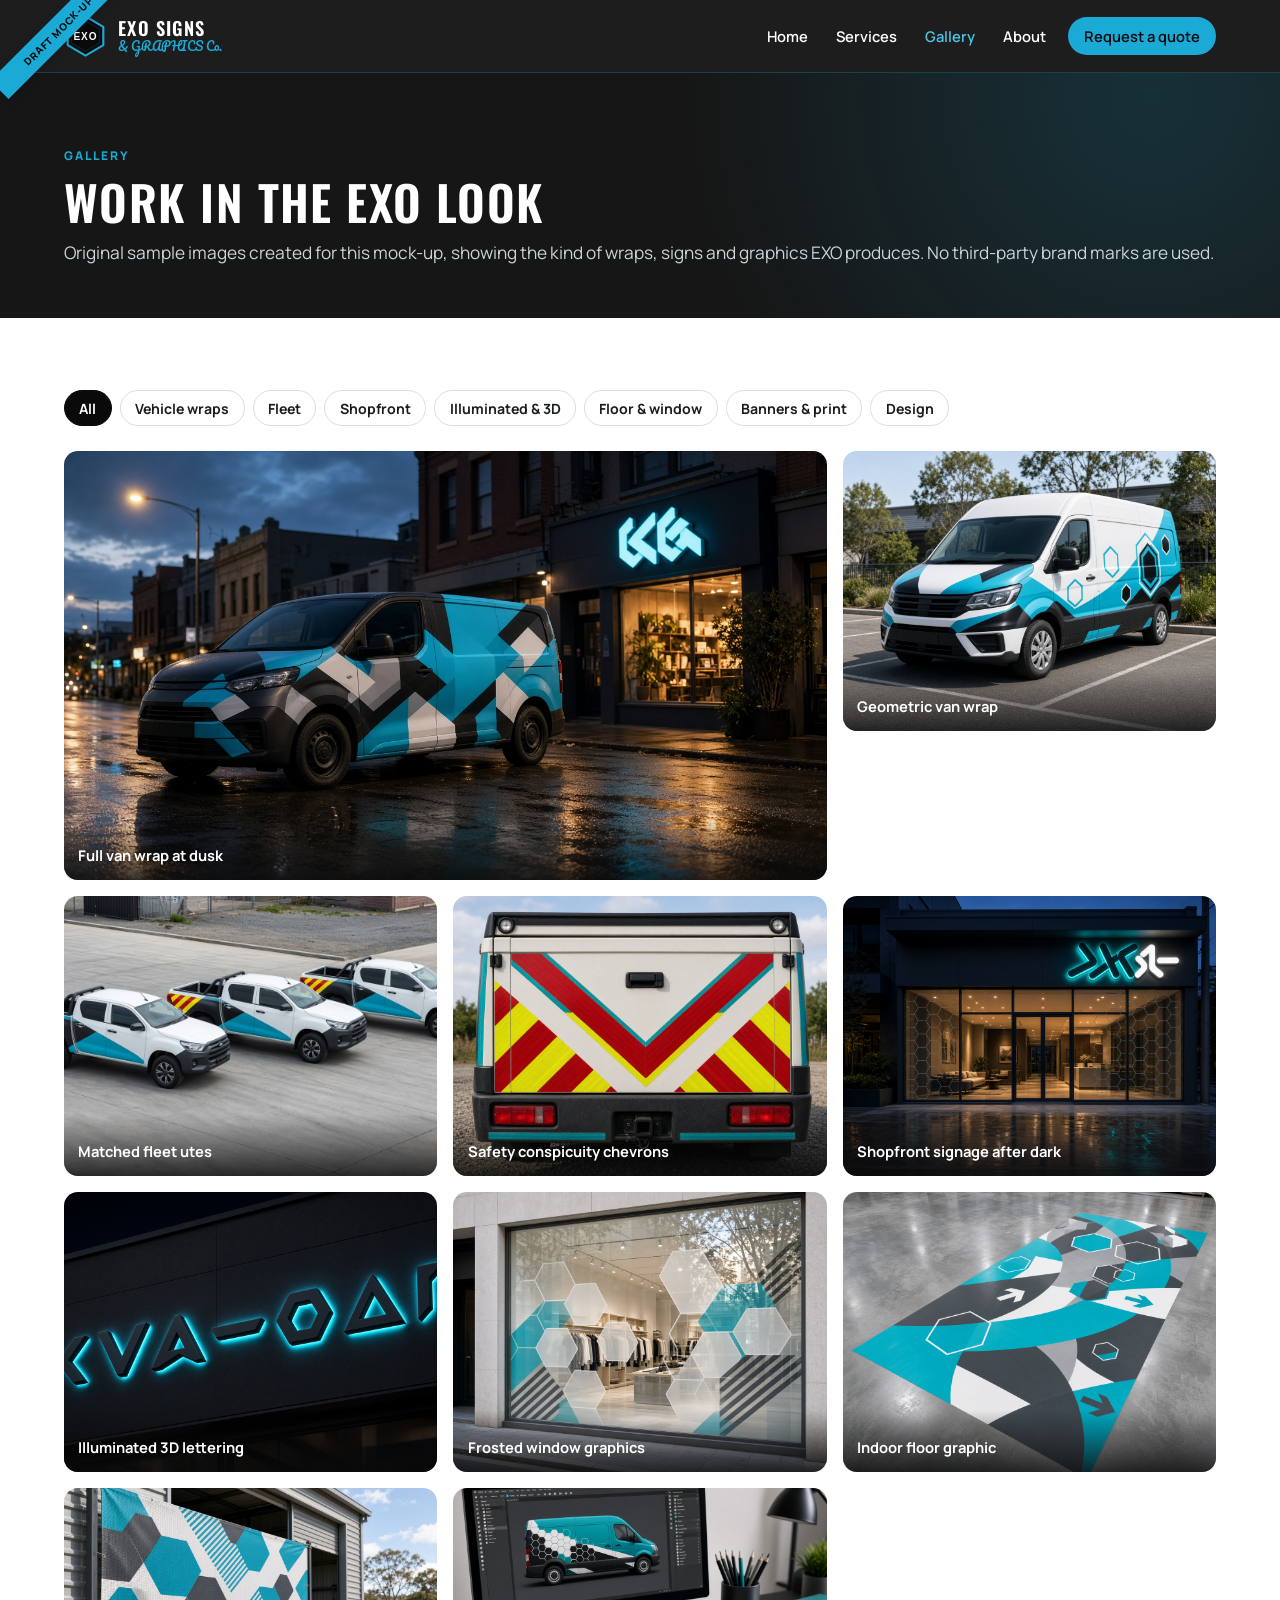
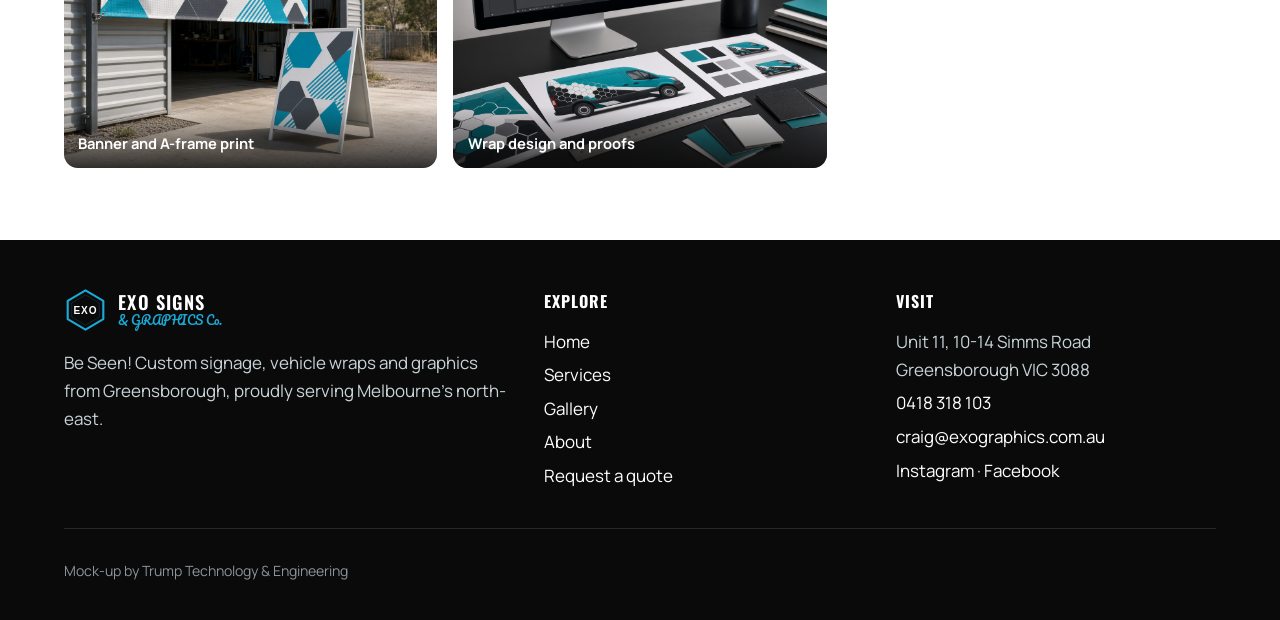
<file: gallery.html>
<!DOCTYPE html>
<html lang="en-AU">
<head>
  <meta charset="utf-8">
  <meta name="viewport" content="width=device-width, initial-scale=1">
  <meta name="description" content="Sample gallery of vehicle wraps, fleet graphics, shopfront signs, floor and window graphics, banners and design from EXO Signs & Graphics Co.">
  <link rel="icon" href="images/favicon.svg" type="image/svg+xml">
  <link rel="preconnect" href="https://fonts.googleapis.com">
  <link rel="preconnect" href="https://fonts.gstatic.com" crossorigin>
  <link href="https://fonts.googleapis.com/css2?family=Manrope:wght@400;500;600;700;800&family=Oswald:wght@400;500;600;700&family=Pacifico&display=swap" rel="stylesheet">
  <link rel="stylesheet" href="css/styles.css">

  <title>Gallery | EXO Signs & Graphics Co.</title>
</head>
<body>
  <a class="skip-link" href="#main">Skip to content</a>
  <div class="draft-ribbon">Draft mock-up</div>
  <header class="site-header">
    <div class="wrap header-inner">
      <a class="brand" href="index.html">
        <img class="brand-mark" src="images/logo-mark.svg" width="64" height="64" alt="">
        <span class="brand-text">
          <span class="brand-name">EXO Signs</span>
          <span class="brand-script">&amp; GRAPHICS Co.</span>
        </span>
      </a>
      <button class="nav-toggle" type="button" aria-controls="site-nav" aria-expanded="false" aria-label="Open menu">
        <span class="nav-toggle-bars" aria-hidden="true"></span>
      </button>
      <nav class="site-nav" id="site-nav" aria-label="Primary">
        <ul>
          <li><a href="index.html">Home</a></li>
          <li><a href="services.html">Services</a></li>
          <li><a href="gallery.html" aria-current="page">Gallery</a></li>
          <li><a href="about.html">About</a></li>
          <li><a href="contact.html" class="nav-cta">Request a quote</a></li>
        </ul>
      </nav>
    </div>
  </header>

  <main id="main">
    <header class="page-hero">
      <div class="wrap">
        <p class="eyebrow">Gallery</p>
        <h1>Work in the EXO look</h1>
        <p class="lede">Original sample images created for this mock-up, showing the kind of wraps, signs and graphics EXO produces. No third-party brand marks are used.</p>
      </div>
    </header>

    <section>
      <div class="wrap">
        <div class="filters" role="group" aria-label="Filter gallery by category">
          <button class="filter-btn" type="button" data-filter="all" aria-pressed="true">All</button>
          <button class="filter-btn" type="button" data-filter="wraps" aria-pressed="false">Vehicle wraps</button>
          <button class="filter-btn" type="button" data-filter="fleet" aria-pressed="false">Fleet</button>
          <button class="filter-btn" type="button" data-filter="shopfront" aria-pressed="false">Shopfront</button>
          <button class="filter-btn" type="button" data-filter="illuminated" aria-pressed="false">Illuminated &amp; 3D</button>
          <button class="filter-btn" type="button" data-filter="floor-window" aria-pressed="false">Floor &amp; window</button>
          <button class="filter-btn" type="button" data-filter="banners" aria-pressed="false">Banners &amp; print</button>
          <button class="filter-btn" type="button" data-filter="design" aria-pressed="false">Design</button>
        </div>

        <div class="gallery-grid">
          <figure class="gallery-item wide" data-category="wraps">
            <img src="images/hero-be-seen.jpg" alt="Dusk street scene with a fully wrapped van in cyan, black and white geometric panels beside a lit shopfront." width="1920" height="1080" loading="lazy">
            <figcaption>Full van wrap at dusk</figcaption>
          </figure>
          <figure class="gallery-item" data-category="wraps">
            <img src="images/gallery-van-wrap.jpg" alt="Daytime three-quarter view of a commercial van with cyan hexagon wrap graphics." width="1200" height="900" loading="lazy">
            <figcaption>Geometric van wrap</figcaption>
          </figure>
          <figure class="gallery-item" data-category="fleet">
            <img src="images/gallery-fleet-utes.jpg" alt="A row of three matching fleet utes with cyan side panels and rear chevrons." width="1600" height="900" loading="lazy">
            <figcaption>Matched fleet utes</figcaption>
          </figure>
          <figure class="gallery-item" data-category="fleet">
            <img src="images/gallery-chevron.jpg" alt="Rear of a work vehicle with red and yellow reflective chevron safety markings." width="1200" height="900" loading="lazy">
            <figcaption>Safety conspicuity chevrons</figcaption>
          </figure>
          <figure class="gallery-item" data-category="shopfront">
            <img src="images/gallery-shopfront.jpg" alt="Illuminated shopfront and hexagonal window film at blue hour." width="1200" height="900" loading="lazy">
            <figcaption>Shopfront signage after dark</figcaption>
          </figure>
          <figure class="gallery-item" data-category="illuminated">
            <img src="images/gallery-illuminated.jpg" alt="Halo-lit 3D sign characters on a charcoal building fascia." width="1200" height="900" loading="lazy">
            <figcaption>Illuminated 3D lettering</figcaption>
          </figure>
          <figure class="gallery-item" data-category="floor-window">
            <img src="images/gallery-window.jpg" alt="Retail window with frosted hexagon film and cyan geometric graphics." width="1200" height="900" loading="lazy">
            <figcaption>Frosted window graphics</figcaption>
          </figure>
          <figure class="gallery-item" data-category="floor-window">
            <img src="images/gallery-floor-decal.jpg" alt="Large vinyl floor decal with arrows and hexagon shapes on a polished floor." width="1200" height="900" loading="lazy">
            <figcaption>Indoor floor graphic</figcaption>
          </figure>
          <figure class="gallery-item" data-category="banners">
            <img src="images/gallery-banners.jpg" alt="Workshop banner and A-frame with matching cyan hexagon print." width="1200" height="900" loading="lazy">
            <figcaption>Banner and A-frame print</figcaption>
          </figure>
          <figure class="gallery-item" data-category="design">
            <img src="images/gallery-design.jpg" alt="Studio desk with vehicle wrap proofs, colour swatches and vinyl samples." width="1200" height="900" loading="lazy">
            <figcaption>Wrap design and proofs</figcaption>
          </figure>
        </div>
      </div>
    </section>

  </main>
  <footer class="site-footer">
    <div class="wrap footer-grid">
      <div>
        <a class="brand" href="index.html">
          <img class="brand-mark" src="images/logo-mark.svg" width="64" height="64" alt="">
          <span class="brand-text">
            <span class="brand-name">EXO Signs</span>
            <span class="brand-script">&amp; GRAPHICS Co.</span>
          </span>
        </a>
        <p>Be Seen! Custom signage, vehicle wraps and graphics from Greensborough, proudly serving Melbourne’s north-east.</p>
      </div>
      <div>
        <h2>Explore</h2>
        <ul class="footer-links">
          <li><a href="index.html">Home</a></li>
          <li><a href="services.html">Services</a></li>
          <li><a href="gallery.html">Gallery</a></li>
          <li><a href="about.html">About</a></li>
          <li><a href="contact.html">Request a quote</a></li>
        </ul>
      </div>
      <div>
        <h2>Visit</h2>
        <ul class="footer-contact">
          <li>Unit 11, 10-14 Simms Road<br>Greensborough VIC 3088</li>
          <li><a href="tel:+61418318103">0418 318 103</a></li>
          <li><a href="mailto:craig@exographics.com.au">craig@exographics.com.au</a></li>
          <li><a href="https://www.instagram.com/exosignsandgraphics/" rel="noopener noreferrer">Instagram</a> · <a href="https://www.facebook.com/1419841781647065" rel="noopener noreferrer">Facebook</a></li>
        </ul>
      </div>
    </div>
    <div class="wrap footer-credit">
      <p>Mock-up by Trump Technology &amp; Engineering</p>
    </div>
  </footer>
  <script src="js/main.js"></script>

</body>
</html>
</file>
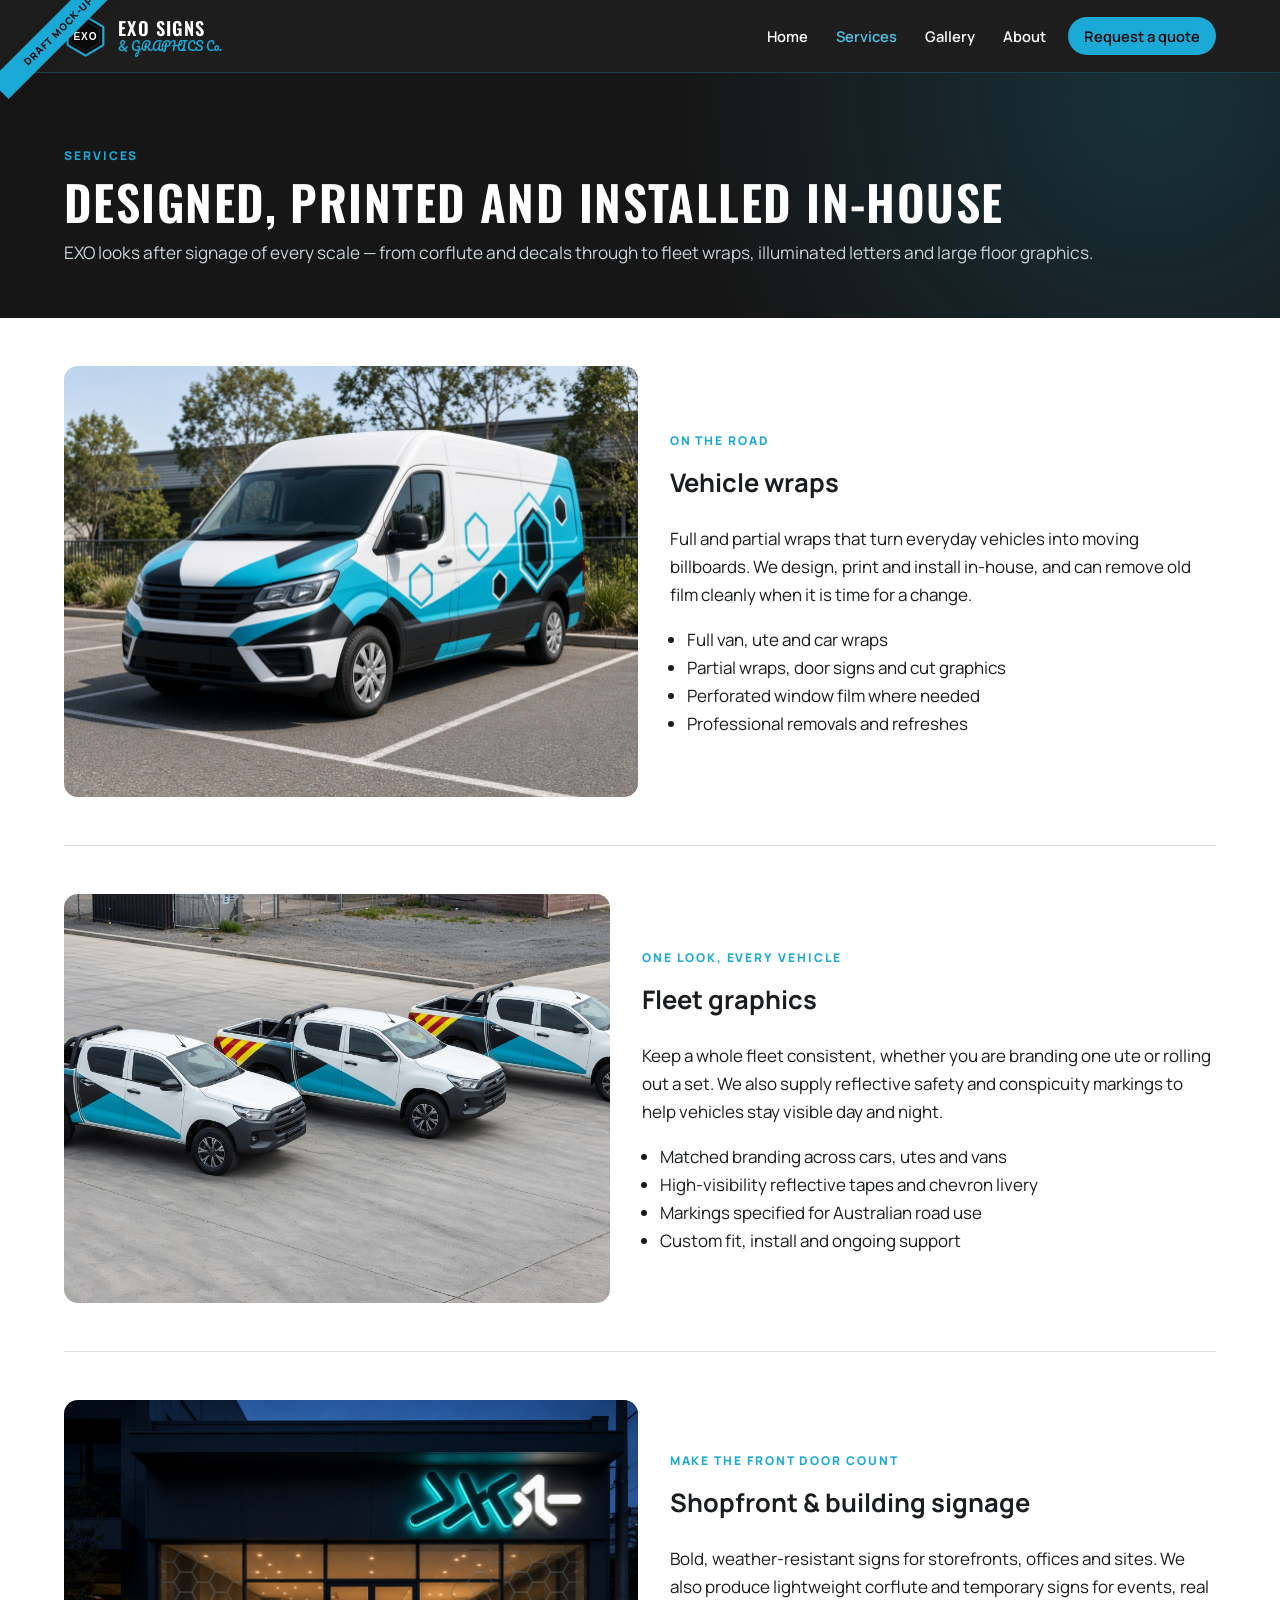
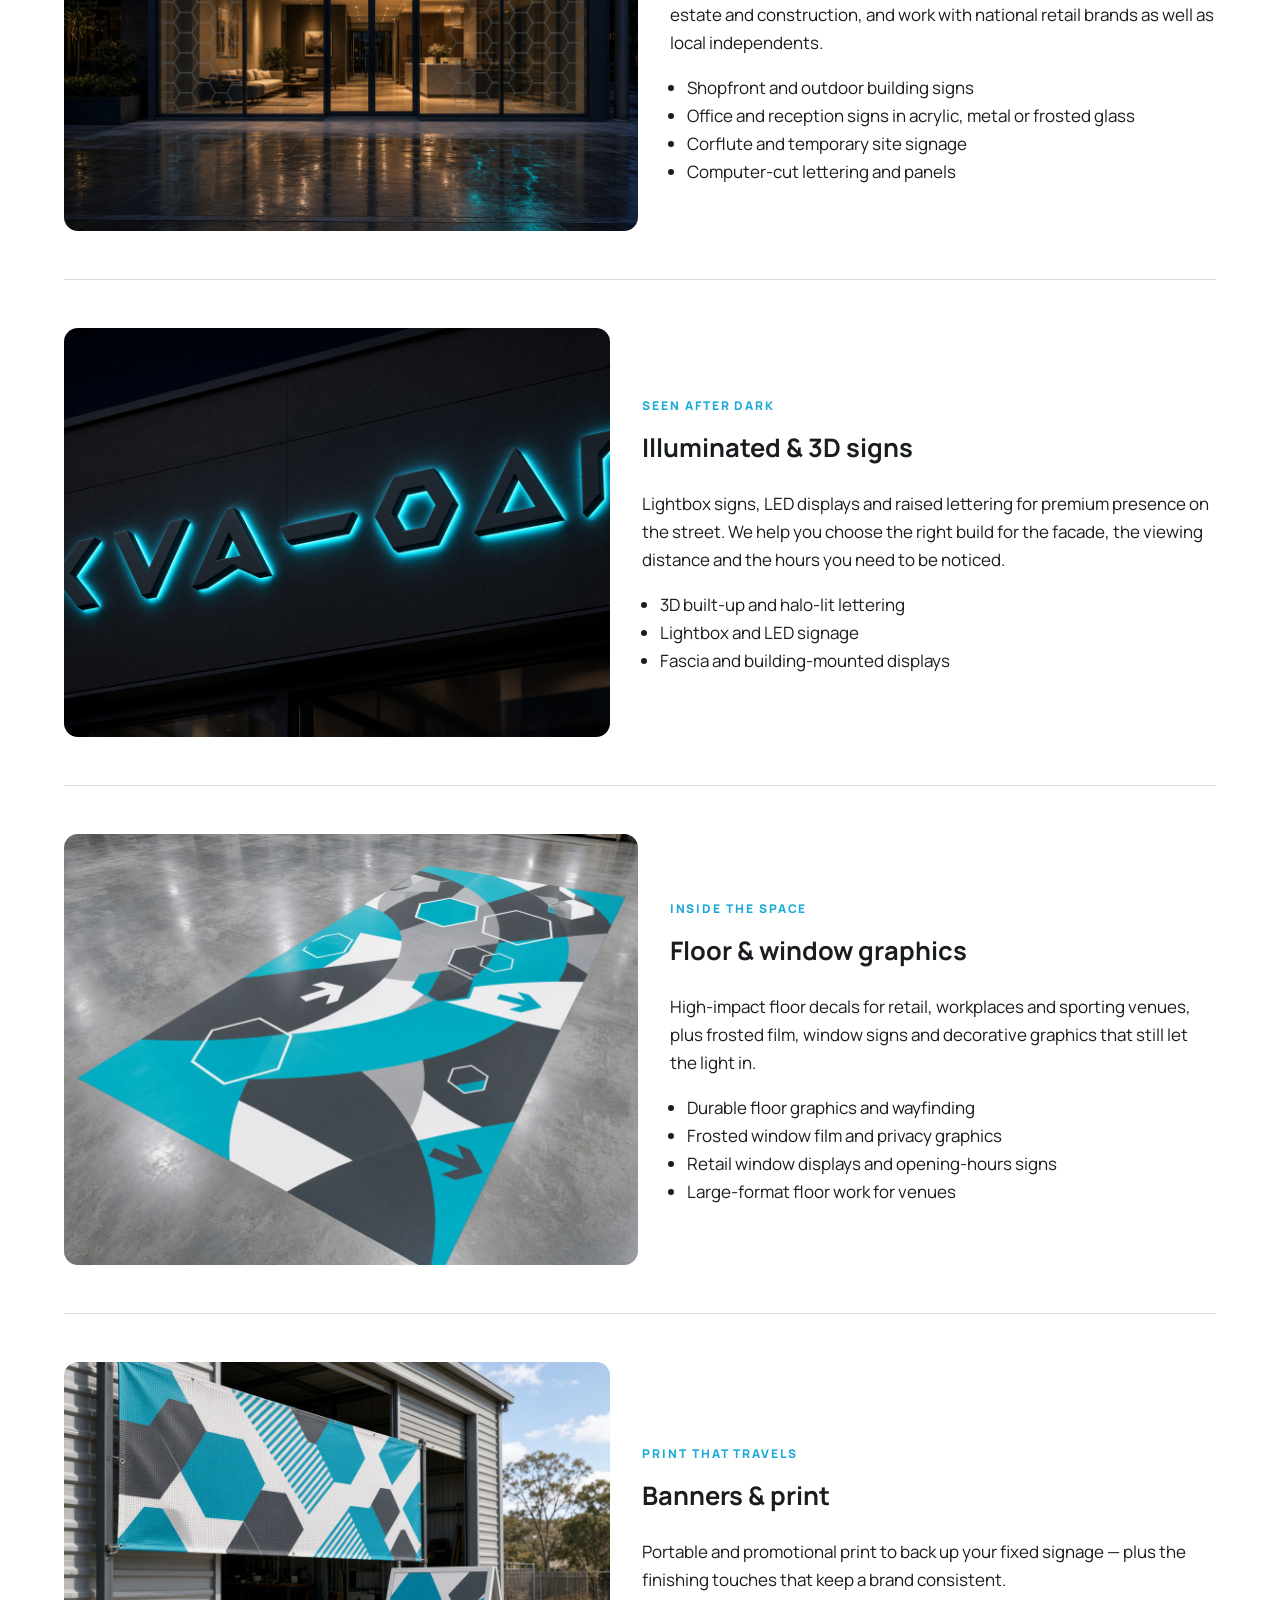
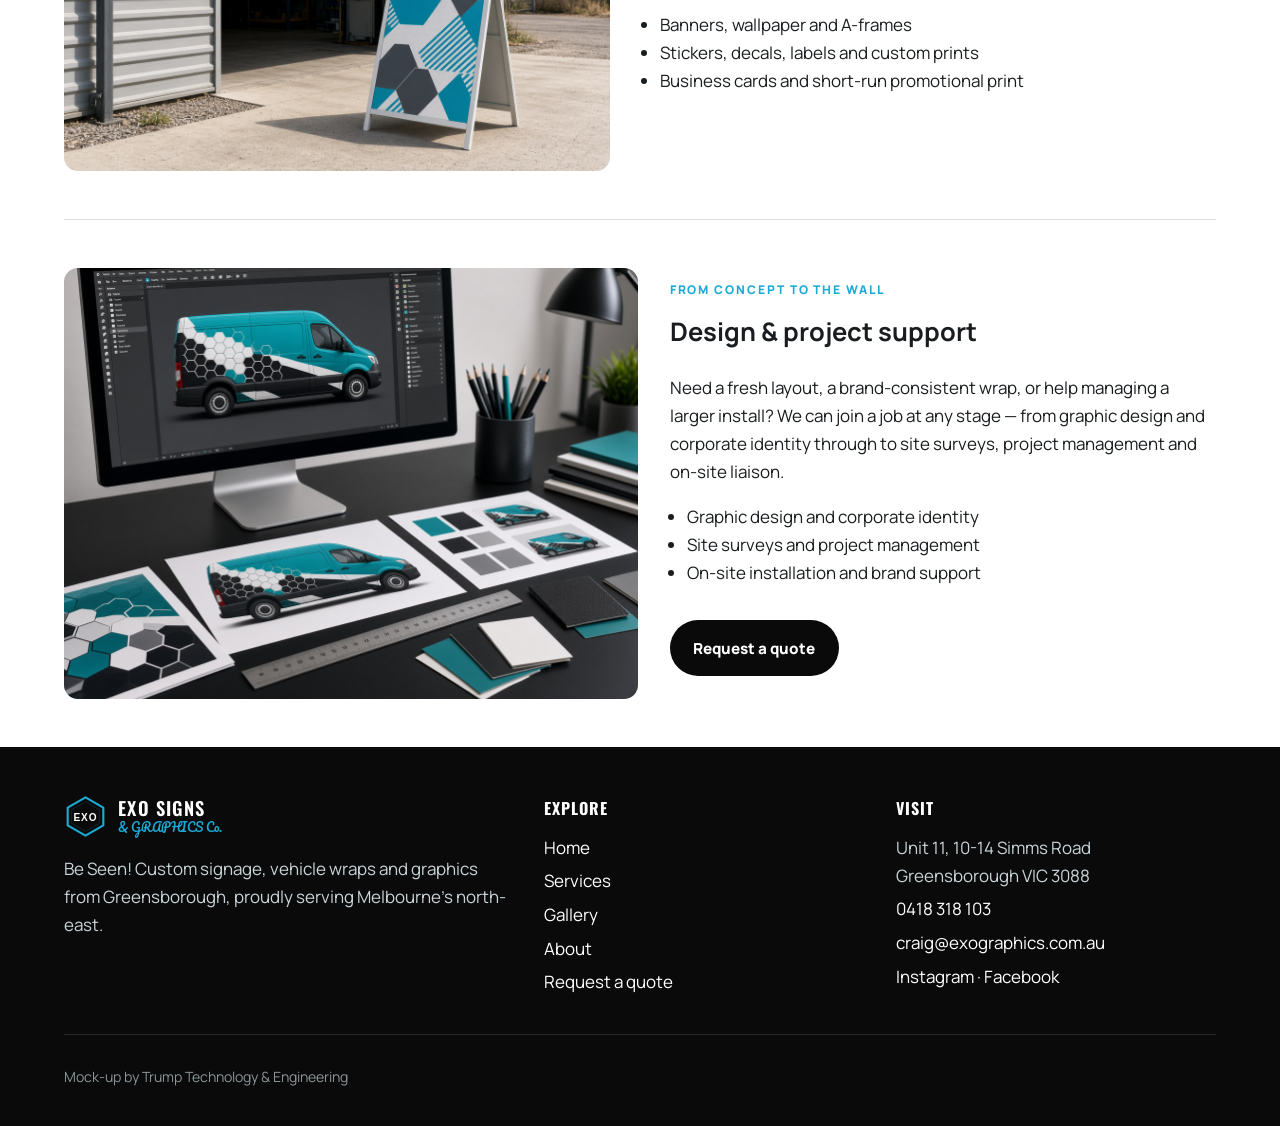
<file: services.html>
<!DOCTYPE html>
<html lang="en-AU">
<head>
  <meta charset="utf-8">
  <meta name="viewport" content="width=device-width, initial-scale=1">
  <meta name="description" content="Vehicle wraps, fleet graphics, shopfront and illuminated signs, floor and window graphics, banners, print and design from EXO Signs in Greensborough.">
  <link rel="icon" href="images/favicon.svg" type="image/svg+xml">
  <link rel="preconnect" href="https://fonts.googleapis.com">
  <link rel="preconnect" href="https://fonts.gstatic.com" crossorigin>
  <link href="https://fonts.googleapis.com/css2?family=Manrope:wght@400;500;600;700;800&family=Oswald:wght@400;500;600;700&family=Pacifico&display=swap" rel="stylesheet">
  <link rel="stylesheet" href="css/styles.css">

  <title>Services | EXO Signs & Graphics Co.</title>
</head>
<body>
  <a class="skip-link" href="#main">Skip to content</a>
  <div class="draft-ribbon">Draft mock-up</div>
  <header class="site-header">
    <div class="wrap header-inner">
      <a class="brand" href="index.html">
        <img class="brand-mark" src="images/logo-mark.svg" width="64" height="64" alt="">
        <span class="brand-text">
          <span class="brand-name">EXO Signs</span>
          <span class="brand-script">&amp; GRAPHICS Co.</span>
        </span>
      </a>
      <button class="nav-toggle" type="button" aria-controls="site-nav" aria-expanded="false" aria-label="Open menu">
        <span class="nav-toggle-bars" aria-hidden="true"></span>
      </button>
      <nav class="site-nav" id="site-nav" aria-label="Primary">
        <ul>
          <li><a href="index.html">Home</a></li>
          <li><a href="services.html" aria-current="page">Services</a></li>
          <li><a href="gallery.html">Gallery</a></li>
          <li><a href="about.html">About</a></li>
          <li><a href="contact.html" class="nav-cta">Request a quote</a></li>
        </ul>
      </nav>
    </div>
  </header>

  <main id="main">
    <header class="page-hero">
      <div class="wrap">
        <p class="eyebrow">Services</p>
        <h1>Designed, printed and installed in-house</h1>
        <p class="lede">EXO looks after signage of every scale — from corflute and decals through to fleet wraps, illuminated letters and large floor graphics.</p>
      </div>
    </header>

    <div class="wrap">
      <article class="service-block" id="vehicle-wraps">
        <img src="images/gallery-van-wrap.jpg" alt="A commercial van with an original cyan, black and white geometric wrap in a car park." width="1200" height="900" loading="lazy">
        <div class="service-copy">
          <p class="eyebrow">On the road</p>
          <h2>Vehicle wraps</h2>
          <p>Full and partial wraps that turn everyday vehicles into moving billboards. We design, print and install in-house, and can remove old film cleanly when it is time for a change.</p>
          <ul>
            <li>Full van, ute and car wraps</li>
            <li>Partial wraps, door signs and cut graphics</li>
            <li>Perforated window film where needed</li>
            <li>Professional removals and refreshes</li>
          </ul>
        </div>
      </article>

      <article class="service-block reverse" id="fleet-graphics">
        <img src="images/gallery-fleet-utes.jpg" alt="Three matching dual-cab utes with cyan and charcoal fleet graphics and rear chevron markings." width="1600" height="900" loading="lazy">
        <div class="service-copy">
          <p class="eyebrow">One look, every vehicle</p>
          <h2>Fleet graphics</h2>
          <p>Keep a whole fleet consistent, whether you are branding one ute or rolling out a set. We also supply reflective safety and conspicuity markings to help vehicles stay visible day and night.</p>
          <ul>
            <li>Matched branding across cars, utes and vans</li>
            <li>High-visibility reflective tapes and chevron livery</li>
            <li>Markings specified for Australian road use</li>
            <li>Custom fit, install and ongoing support</li>
          </ul>
        </div>
      </article>

      <article class="service-block" id="shopfront">
        <img src="images/gallery-shopfront.jpg" alt="A modern shopfront at dusk with an illuminated sign and hexagonal window film." width="1200" height="900" loading="lazy">
        <div class="service-copy">
          <p class="eyebrow">Make the front door count</p>
          <h2>Shopfront &amp; building signage</h2>
          <p>Bold, weather-resistant signs for storefronts, offices and sites. We also produce lightweight corflute and temporary signs for events, real estate and construction, and work with national retail brands as well as local independents.</p>
          <ul>
            <li>Shopfront and outdoor building signs</li>
            <li>Office and reception signs in acrylic, metal or frosted glass</li>
            <li>Corflute and temporary site signage</li>
            <li>Computer-cut lettering and panels</li>
          </ul>
        </div>
      </article>

      <article class="service-block reverse" id="illuminated">
        <img src="images/gallery-illuminated.jpg" alt="Close-up of raised 3D sign characters with a cyan halo glow on a dark fascia." width="1200" height="900" loading="lazy">
        <div class="service-copy">
          <p class="eyebrow">Seen after dark</p>
          <h2>Illuminated &amp; 3D signs</h2>
          <p>Lightbox signs, LED displays and raised lettering for premium presence on the street. We help you choose the right build for the facade, the viewing distance and the hours you need to be noticed.</p>
          <ul>
            <li>3D built-up and halo-lit lettering</li>
            <li>Lightbox and LED signage</li>
            <li>Fascia and building-mounted displays</li>
          </ul>
        </div>
      </article>

      <article class="service-block" id="floor-window">
        <img src="images/gallery-floor-decal.jpg" alt="A large abstract cyan, charcoal and white vinyl floor graphic installed on polished concrete." width="1200" height="900" loading="lazy">
        <div class="service-copy">
          <p class="eyebrow">Inside the space</p>
          <h2>Floor &amp; window graphics</h2>
          <p>High-impact floor decals for retail, workplaces and sporting venues, plus frosted film, window signs and decorative graphics that still let the light in.</p>
          <ul>
            <li>Durable floor graphics and wayfinding</li>
            <li>Frosted window film and privacy graphics</li>
            <li>Retail window displays and opening-hours signs</li>
            <li>Large-format floor work for venues</li>
          </ul>
        </div>
      </article>

      <article class="service-block reverse" id="banners">
        <img src="images/gallery-banners.jpg" alt="A mesh banner and matching A-frame sign with cyan hexagon graphics outside a workshop." width="1200" height="900" loading="lazy">
        <div class="service-copy">
          <p class="eyebrow">Print that travels</p>
          <h2>Banners &amp; print</h2>
          <p>Portable and promotional print to back up your fixed signage — plus the finishing touches that keep a brand consistent.</p>
          <ul>
            <li>Banners, wallpaper and A-frames</li>
            <li>Stickers, decals, labels and custom prints</li>
            <li>Business cards and short-run promotional print</li>
          </ul>
        </div>
      </article>

      <article class="service-block" id="design">
        <img src="images/gallery-design.jpg" alt="A design desk with colour swatches and vehicle wrap proofs in cyan, black and white." width="1200" height="900" loading="lazy">
        <div class="service-copy">
          <p class="eyebrow">From concept to the wall</p>
          <h2>Design &amp; project support</h2>
          <p>Need a fresh layout, a brand-consistent wrap, or help managing a larger install? We can join a job at any stage — from graphic design and corporate identity through to site surveys, project management and on-site liaison.</p>
          <ul>
            <li>Graphic design and corporate identity</li>
            <li>Site surveys and project management</li>
            <li>On-site installation and brand support</li>
          </ul>
          <p><a class="btn btn-dark" href="contact.html" style="margin-top:1rem">Request a quote</a></p>
        </div>
      </article>
    </div>

  </main>
  <footer class="site-footer">
    <div class="wrap footer-grid">
      <div>
        <a class="brand" href="index.html">
          <img class="brand-mark" src="images/logo-mark.svg" width="64" height="64" alt="">
          <span class="brand-text">
            <span class="brand-name">EXO Signs</span>
            <span class="brand-script">&amp; GRAPHICS Co.</span>
          </span>
        </a>
        <p>Be Seen! Custom signage, vehicle wraps and graphics from Greensborough, proudly serving Melbourne’s north-east.</p>
      </div>
      <div>
        <h2>Explore</h2>
        <ul class="footer-links">
          <li><a href="index.html">Home</a></li>
          <li><a href="services.html">Services</a></li>
          <li><a href="gallery.html">Gallery</a></li>
          <li><a href="about.html">About</a></li>
          <li><a href="contact.html">Request a quote</a></li>
        </ul>
      </div>
      <div>
        <h2>Visit</h2>
        <ul class="footer-contact">
          <li>Unit 11, 10-14 Simms Road<br>Greensborough VIC 3088</li>
          <li><a href="tel:+61418318103">0418 318 103</a></li>
          <li><a href="mailto:craig@exographics.com.au">craig@exographics.com.au</a></li>
          <li><a href="https://www.instagram.com/exosignsandgraphics/" rel="noopener noreferrer">Instagram</a> · <a href="https://www.facebook.com/1419841781647065" rel="noopener noreferrer">Facebook</a></li>
        </ul>
      </div>
    </div>
    <div class="wrap footer-credit">
      <p>Mock-up by Trump Technology &amp; Engineering</p>
    </div>
  </footer>
  <script src="js/main.js"></script>

</body>
</html>
</file>
<file: css/styles.css>
:root {
  --cyan: #1ba9d6;
  --cyan-light: #4ec4e8;
  --cyan-dark: #0e7fa8;
  --cyan-soft: #e6f7fb;
  --black: #0a0a0a;
  --charcoal: #161616;
  --slate: #242424;
  --muted: #5a5f63;
  --line: #d8dee2;
  --paper: #f3f6f7;
  --white: #ffffff;
  --text: #1a1d1f;
  --radius: 14px;
  --shadow: 0 16px 40px rgba(10, 10, 10, 0.12);
  --header-h: 4.5rem;
  --font-display: "Oswald", "Arial Narrow", sans-serif;
  --font-body: "Manrope", "Segoe UI", sans-serif;
  --font-script: "Pacifico", "Segoe Script", cursive;
  --max: 72rem;
}

*, *::before, *::after { box-sizing: border-box; }

html { scroll-behavior: smooth; }

body {
  margin: 0;
  font-family: var(--font-body);
  font-size: 1.0625rem;
  line-height: 1.65;
  color: var(--text);
  background: var(--white);
}

img { max-width: 100%; height: auto; display: block; }

a { color: var(--cyan-dark); }

a:hover { color: var(--cyan); }

:focus-visible {
  outline: 3px solid var(--cyan);
  outline-offset: 3px;
}

.skip-link {
  position: absolute;
  left: 1rem;
  top: -4rem;
  z-index: 200;
  background: var(--cyan);
  color: var(--black);
  padding: 0.6rem 1rem;
  font-weight: 700;
  text-decoration: none;
  border-radius: 0 0 8px 8px;
}

.skip-link:focus { top: 0; }

.draft-ribbon {
  position: fixed;
  top: 0;
  left: 0;
  z-index: 160;
  width: 7.6rem;
  height: 7.6rem;
  overflow: hidden;
  background: transparent;
  box-shadow: none;
  transform: none;
  pointer-events: none;
  font-size: 0;
  color: transparent;
  padding: 0;
}
.draft-ribbon::before {
  content: "Draft mock-up";
  position: absolute;
  top: 1.15rem;
  left: -1.55rem;
  width: 10.4rem;
  transform: rotate(-45deg);
  background: var(--cyan);
  color: var(--black);
  font-size: 0.62rem;
  font-weight: 800;
  letter-spacing: 0.08em;
  text-transform: uppercase;
  text-align: center;
  padding: 0.3rem 0;
  box-shadow: 0 2px 8px rgba(0, 0, 0, 0.18);
}

.wrap {
  width: min(100% - 2rem, var(--max));
  margin-inline: auto;
}

/* Header */
.site-header {
  position: sticky;
  top: 0;
  z-index: 100;
  background: rgba(10, 10, 10, 0.92);
  backdrop-filter: blur(12px);
  border-bottom: 1px solid rgba(27, 169, 214, 0.25);
}

.header-inner {
  display: flex;
  align-items: center;
  justify-content: space-between;
  min-height: var(--header-h);
  gap: 1rem;
}

.brand {
  display: flex;
  align-items: center;
  gap: 0.7rem;
  text-decoration: none;
  color: var(--white);
  min-width: 0;
}

.brand-mark {
  width: 2.7rem;
  height: 2.7rem;
  flex-shrink: 0;
}

.brand-text { display: flex; flex-direction: column; line-height: 1; }

.brand-name {
  font-family: var(--font-display);
  font-weight: 600;
  font-size: 1.15rem;
  letter-spacing: 0.06em;
  text-transform: uppercase;
}

.brand-script {
  font-family: var(--font-script);
  font-size: 0.78rem;
  color: var(--cyan);
  letter-spacing: 0;
  text-transform: none;
  margin-top: 0.18rem;
  font-weight: 400;
}

.nav-toggle {
  display: none;
  background: transparent;
  border: 1px solid rgba(255, 255, 255, 0.25);
  color: var(--white);
  width: 2.75rem;
  height: 2.75rem;
  border-radius: 8px;
  cursor: pointer;
}

.nav-toggle-bars,
.nav-toggle-bars::before,
.nav-toggle-bars::after {
  display: block;
  width: 1.1rem;
  height: 2px;
  background: currentColor;
  position: relative;
  margin: 0 auto;
}

.nav-toggle-bars::before,
.nav-toggle-bars::after {
  content: "";
  position: absolute;
  left: 0;
}

.nav-toggle-bars::before { top: -6px; }
.nav-toggle-bars::after { top: 6px; }

.site-nav ul {
  display: flex;
  align-items: center;
  gap: 0.15rem;
  list-style: none;
  margin: 0;
  padding: 0;
}

.site-nav a {
  color: var(--white);
  text-decoration: none;
  font-weight: 600;
  font-size: 0.92rem;
  padding: 0.5rem 0.8rem;
  border-radius: 999px;
}

.site-nav a:hover,
.site-nav a[aria-current="page"] {
  color: var(--cyan-light);
}

.site-nav a.nav-cta {
  background: var(--cyan);
  color: var(--black);
  margin-left: 0.4rem;
  padding: 0.55rem 1rem;
}

.site-nav a.nav-cta:hover { background: var(--cyan-light); color: var(--black); }

/* Hero */
.hero {
  position: relative;
  min-height: min(86vh, 46rem);
  display: grid;
  align-items: end;
  color: var(--white);
  background: var(--black);
  overflow: hidden;
}

.hero-img {
  position: absolute;
  inset: 0;
  width: 100%;
  height: 100%;
  object-fit: cover;
  object-position: 60% 50%;
}

.hero-shade {
  position: absolute;
  inset: 0;
  background:
    linear-gradient(180deg, rgba(10, 10, 10, 0.25) 0%, rgba(10, 10, 10, 0.15) 35%, rgba(10, 10, 10, 0.78) 100%),
    linear-gradient(90deg, rgba(10, 10, 10, 0.55) 0%, rgba(10, 10, 10, 0.1) 55%);
}

.hero-content {
  position: relative;
  z-index: 1;
  padding: 5.5rem 0 4rem;
}

.eyebrow {
  display: inline-block;
  font-weight: 800;
  font-size: 0.75rem;
  letter-spacing: 0.16em;
  text-transform: uppercase;
  color: var(--cyan);
  margin: 0 0 0.7rem;
}

.hero h1 {
  font-family: var(--font-display);
  font-weight: 700;
  font-size: clamp(4.2rem, 12vw, 8.5rem);
  line-height: 0.85;
  letter-spacing: 0.02em;
  text-transform: uppercase;
  margin: 0 0 1rem;
  text-shadow: 0 8px 32px rgba(0, 0, 0, 0.45);
}

.hero h1 span {
  color: var(--cyan);
}

.hero-lead {
  max-width: 34rem;
  font-size: 1.2rem;
  margin: 0 0 1.8rem;
  color: #f2f6f7;
}

.hero-actions,
.btn-row {
  display: flex;
  flex-wrap: wrap;
  gap: 0.75rem;
}

.btn {
  display: inline-flex;
  align-items: center;
  justify-content: center;
  gap: 0.4rem;
  text-decoration: none;
  font-weight: 800;
  font-size: 0.95rem;
  border-radius: 999px;
  padding: 0.85rem 1.35rem;
  border: 2px solid transparent;
  cursor: pointer;
  font-family: inherit;
}

.btn-primary {
  background: var(--cyan);
  color: var(--black);
}

.btn-primary:hover { background: var(--cyan-light); color: var(--black); }

.btn-ghost {
  background: transparent;
  color: var(--white);
  border-color: rgba(255, 255, 255, 0.55);
}

.btn-ghost:hover { border-color: var(--cyan); color: var(--cyan-light); }

.btn-dark {
  background: var(--black);
  color: var(--white);
}

.btn-dark:hover { background: var(--slate); color: var(--white); }

/* Sections */
section { padding: 4.5rem 0; }

.section-head {
  max-width: 40rem;
  margin-bottom: 2.4rem;
}

.section-head h2,
.page-hero h1,
.block h2 {
  font-family: var(--font-display);
  font-weight: 600;
  text-transform: uppercase;
  letter-spacing: 0.03em;
  font-size: clamp(2rem, 4vw, 3rem);
  line-height: 1.05;
  margin: 0 0 0.7rem;
}

.lede { margin: 0; color: var(--muted); font-size: 1.08rem; }

.page-hero {
  background:
    radial-gradient(circle at 90% 10%, rgba(27, 169, 214, 0.18), transparent 40%),
    var(--charcoal);
  color: var(--white);
  padding: 4.2rem 0 3.2rem;
}

.page-hero .lede { color: #c9d4d8; }

.band-paper { background: var(--paper); }
.band-dark { background: var(--charcoal); color: var(--white); }
.band-dark .lede { color: #c9d4d8; }

/* Cards / services */
.card-grid,
.review-grid,
.reason-grid,
.area-list {
  display: grid;
  gap: 1.2rem;
}

.card-grid { grid-template-columns: repeat(3, 1fr); }

.card {
  background: var(--white);
  border: 1px solid var(--line);
  border-radius: var(--radius);
  padding: 1.4rem 1.3rem 1.5rem;
  box-shadow: 0 1px 0 rgba(255, 255, 255, 0.8);
  transition: transform 0.2s ease, box-shadow 0.2s ease, border-color 0.2s ease;
  text-decoration: none;
  color: inherit;
  display: flex;
  flex-direction: column;
  height: 100%;
}

a.card:hover {
  transform: translateY(-4px);
  box-shadow: var(--shadow);
  border-color: var(--cyan);
  color: inherit;
}

.card h3 {
  font-family: var(--font-display);
  text-transform: uppercase;
  letter-spacing: 0.04em;
  font-size: 1.25rem;
  margin: 0.7rem 0 0.4rem;
}

.card p { margin: 0; color: var(--muted); flex: 1; }

.icon-hex {
  width: 3rem;
  height: 3rem;
  color: var(--cyan-dark);
}

/* Why */
.reason-grid { grid-template-columns: repeat(4, 1fr); }

.reason {
  padding: 0.2rem 0.2rem 0.4rem;
}

.reason h3 {
  margin: 0 0 0.4rem;
  font-size: 1.05rem;
}

.reason p { margin: 0; color: var(--muted); }

.band-dark .reason p { color: #c9d4d8; }

.reason-num {
  display: inline-block;
  font-family: var(--font-display);
  color: var(--cyan);
  font-size: 1.4rem;
  letter-spacing: 0.04em;
  margin-bottom: 0.35rem;
}

/* Reviews */
.review-grid { grid-template-columns: repeat(3, 1fr); }

.review {
  background: var(--white);
  border-radius: var(--radius);
  padding: 1.4rem;
  border: 1px solid var(--line);
}

.review p { margin: 0 0 1rem; }

.review footer {
  font-size: 0.9rem;
  color: var(--muted);
}

.stars { color: var(--cyan-dark); letter-spacing: 0.12em; margin-bottom: 0.6rem; }

.sample-note {
  display: inline-block;
  font-size: 0.72rem;
  font-weight: 800;
  letter-spacing: 0.1em;
  text-transform: uppercase;
  background: var(--cyan-soft);
  color: var(--cyan-dark);
  padding: 0.25rem 0.55rem;
  border-radius: 999px;
  margin-bottom: 1rem;
}

/* CTA band */
.cta-band {
  display: grid;
  grid-template-columns: 1.4fr 1fr;
  gap: 2rem;
  align-items: center;
}

/* Gallery */
.filters {
  display: flex;
  flex-wrap: wrap;
  gap: 0.5rem;
  margin-bottom: 1.6rem;
}

.filter-btn {
  border: 1px solid var(--line);
  background: var(--white);
  color: var(--text);
  border-radius: 999px;
  padding: 0.45rem 0.9rem;
  font-family: inherit;
  font-weight: 700;
  font-size: 0.88rem;
  cursor: pointer;
}

.filter-btn:hover,
.filter-btn[aria-pressed="true"] {
  background: var(--black);
  color: var(--white);
  border-color: var(--black);
}

.gallery-grid {
  display: grid;
  grid-template-columns: repeat(3, 1fr);
  gap: 1rem;
  align-items: start;
}

.gallery-item {
  margin: 0;
  border-radius: var(--radius);
  overflow: hidden;
  background: var(--slate);
  position: relative;
}

.gallery-item img {
  width: 100%;
  aspect-ratio: 4 / 3;
  object-fit: cover;
  transition: transform 0.4s ease;
}

.gallery-item:hover img { transform: scale(1.04); }

.gallery-item figcaption {
  position: absolute;
  left: 0;
  right: 0;
  bottom: 0;
  padding: 1.6rem 0.9rem 0.8rem;
  background: linear-gradient(transparent, rgba(10, 10, 10, 0.82));
  color: var(--white);
  font-size: 0.92rem;
  font-weight: 700;
}

.gallery-item.is-hidden { display: none; }

.gallery-item.wide img { aspect-ratio: 16 / 9; }
.gallery-item.wide { grid-column: span 2; }

/* Service blocks */
.service-block {
  display: grid;
  grid-template-columns: 1.05fr 1fr;
  gap: 2rem;
  align-items: center;
  padding: 3rem 0;
  border-bottom: 1px solid var(--line);
}

.service-block:last-of-type { border-bottom: 0; }

.service-block.reverse { grid-template-columns: 1fr 1.05fr; }

.service-block.reverse .service-copy { order: 2; }

.service-block img {
  width: 100%;
  border-radius: var(--radius);
  aspect-ratio: 4 / 3;
  object-fit: cover;
}

.service-block ul {
  margin: 0.8rem 0 0;
  padding-left: 1.1rem;
}

.service-block h2 { margin-top: 0; }

/* About */
.split {
  display: grid;
  grid-template-columns: 1.15fr 0.85fr;
  gap: 2.2rem;
  align-items: start;
}

.panel {
  background: var(--paper);
  border-radius: var(--radius);
  padding: 1.5rem;
}

.panel h2 { font-size: 1.5rem; }

.hours dt {
  font-weight: 800;
  margin-top: 0.6rem;
}

.hours dd { margin: 0; color: var(--muted); }

.area-list {
  grid-template-columns: repeat(3, 1fr);
  list-style: none;
  margin: 0;
  padding: 0;
}

.area-list li {
  background: var(--white);
  border: 1px solid var(--line);
  border-radius: 10px;
  padding: 0.7rem 0.9rem;
  font-weight: 700;
}

/* Contact */
.contact-grid {
  display: grid;
  grid-template-columns: 0.9fr 1.1fr;
  gap: 2rem;
  align-items: start;
}

.contact-card h2 { font-size: 1.5rem; }

.contact-card p { margin: 0.3rem 0 0.9rem; }

.contact-card a { font-weight: 700; text-decoration: none; }

.form {
  background: var(--paper);
  border-radius: var(--radius);
  padding: 1.5rem;
}

.form-row { margin-bottom: 1rem; }

label {
  display: block;
  font-weight: 700;
  margin-bottom: 0.35rem;
  font-size: 0.92rem;
}

input, select, textarea {
  width: 100%;
  font: inherit;
  color: var(--text);
  background: var(--white);
  border: 1px solid var(--line);
  border-radius: 10px;
  padding: 0.7rem 0.8rem;
}

textarea { min-height: 8rem; resize: vertical; }

.form-note { font-size: 0.88rem; color: var(--muted); margin: 0 0 1rem; }

.thanks {
  display: none;
  background: var(--cyan-soft);
  border: 1px solid #b7e5f2;
  border-radius: var(--radius);
  padding: 1.5rem;
}

.thanks.is-visible { display: block; }
.form.is-hidden { display: none; }

.socials {
  display: flex;
  gap: 0.7rem;
  margin-top: 1rem;
}

.socials a {
  display: inline-flex;
  align-items: center;
  gap: 0.4rem;
  font-weight: 700;
  text-decoration: none;
}

/* Footer */
.site-footer {
  background: var(--black);
  color: #c9d4d8;
  padding: 3rem 0 1.5rem;
}

.footer-grid {
  display: grid;
  grid-template-columns: 1.4fr 1fr 1fr;
  gap: 2rem;
  margin-bottom: 2rem;
}

.site-footer a { color: var(--white); text-decoration: none; }
.site-footer a:hover { color: var(--cyan-light); }

.site-footer h2 {
  font-family: var(--font-display);
  text-transform: uppercase;
  letter-spacing: 0.06em;
  font-size: 1rem;
  color: var(--white);
  margin: 0 0 0.8rem;
}

.footer-links, .footer-contact {
  list-style: none;
  margin: 0;
  padding: 0;
}

.footer-links li, .footer-contact li { margin: 0.35rem 0; }

.footer-credit {
  border-top: 1px solid rgba(255, 255, 255, 0.12);
  padding-top: 1rem;
  font-size: 0.88rem;
  color: #8b9599;
}

/* Utils */
.visually-hidden {
  position: absolute;
  width: 1px;
  height: 1px;
  padding: 0;
  margin: -1px;
  overflow: hidden;
  clip: rect(0, 0, 0, 0);
  border: 0;
}

/* Responsive */
@media (max-width: 960px) {
  .card-grid,
  .review-grid,
  .reason-grid,
  .gallery-grid,
  .area-list {
    grid-template-columns: repeat(2, 1fr);
  }

  .gallery-item.wide { grid-column: span 2; }

  .cta-band,
  .service-block,
  .service-block.reverse,
  .split,
  .contact-grid,
  .footer-grid {
    grid-template-columns: 1fr;
  }

  .service-block.reverse .service-copy { order: 0; }
}

@media (max-width: 760px) {

  .nav-toggle { display: inline-flex; align-items: center; justify-content: center; }

  .site-nav {
    position: absolute;
    left: 0;
    right: 0;
    top: 100%;
    background: var(--charcoal);
    border-bottom: 1px solid rgba(27, 169, 214, 0.25);
    display: none;
    padding: 0.6rem 1rem 1rem;
  }

  .site-nav.is-open { display: block; }

  .site-nav ul { flex-direction: column; align-items: stretch; }

  .site-nav a { display: block; padding: 0.7rem 0.8rem; }

  .site-nav a.nav-cta { margin: 0.4rem 0 0; text-align: center; }

  .hero { min-height: 34rem; }
  .hero-content { padding: 4.5rem 0 2.5rem; }

  .card-grid,
  .review-grid,
  .reason-grid,
  .gallery-grid,
  .area-list {
    grid-template-columns: 1fr;
  }

  .gallery-item.wide { grid-column: auto; }
  .gallery-item.wide img { aspect-ratio: 16 / 9; }
}

@media (prefers-reduced-motion: reduce) {
  html { scroll-behavior: auto; }
  *, *::before, *::after {
    animation: none !important;
    transition: none !important;
  }
}
</file>
<file: dashboard/css/styles.css>
@font-face {
  font-family: "Oswald";
  src: url("../fonts/oswald-variable.woff") format("woff");
  font-weight: 200 700;
  font-style: normal;
  font-display: swap;
}
@font-face {
  font-family: "Manrope";
  src: url("../fonts/manrope-variable.woff") format("woff");
  font-weight: 200 800;
  font-style: normal;
  font-display: swap;
}

:root {
  --cyan: #1ba9d6;
  --cyan-light: #4ec4e8;
  --cyan-dark: #0e7fa8;
  --cyan-soft: rgba(27, 169, 214, 0.16);
  --black: #0a0a0a;
  --charcoal: #101010;
  --slate: #171717;
  --card: #181818;
  --card-2: #1f1f1f;
  --line: #2b2b2b;
  --text: #f3f6f7;
  --muted: #9aa3a8;
  --white: #ffffff;
  --amber: #e8a54b;
  --amber-soft: rgba(232, 165, 75, 0.16);
  --red: #f07171;
  --red-soft: rgba(240, 113, 113, 0.16);
  --green: #3dce8a;
  --green-soft: rgba(61, 206, 138, 0.14);
  --font-display: "Oswald", "Arial Narrow", sans-serif;
  --font-body: "Manrope", "Segoe UI", system-ui, sans-serif;
  --radius: 14px;
  --shadow: 0 12px 32px rgba(0, 0, 0, 0.35);
  --header-h: 4.25rem;
  --max: 72rem;
}

*, *::before, *::after { box-sizing: border-box; }

html { scroll-behavior: smooth; }

body {
  margin: 0;
  min-height: 100vh;
  background: var(--black);
  color: var(--text);
  font-family: var(--font-body);
  font-size: 1rem;
  line-height: 1.5;
}

.skip {
  position: absolute;
  left: 0.75rem;
  top: -3rem;
  background: var(--cyan);
  color: var(--black);
  padding: 0.5rem 0.8rem;
  font-weight: 700;
  z-index: 100;
  border-radius: 8px;
}
.skip:focus { top: 0.75rem; }

button, input, select, textarea {
  font: inherit;
  color: inherit;
}
button { cursor: pointer; }

a { color: var(--cyan-light); }

:focus-visible {
  outline: 3px solid var(--cyan);
  outline-offset: 2px;
}

.top {
  position: sticky;
  top: 0;
  z-index: 40;
  background: rgba(10, 10, 10, 0.94);
  backdrop-filter: blur(10px);
  border-bottom: 1px solid var(--line);
}

.top-inner {
  max-width: var(--max);
  margin: 0 auto;
  padding: 0.7rem 1rem;
  display: flex;
  align-items: center;
  gap: 0.85rem;
  flex-wrap: wrap;
}

.brand {
  display: flex;
  align-items: center;
  gap: 0.7rem;
  text-decoration: none;
  color: inherit;
  min-width: 0;
}
.brand img { width: 44px; height: 44px; display: block; flex-shrink: 0; }
.brand-text { min-width: 0; }
.brand-name {
  font-family: var(--font-display);
  font-weight: 600;
  letter-spacing: 0.06em;
  font-size: 1.15rem;
  line-height: 1.1;
  margin: 0;
  text-transform: uppercase;
}
.brand-sub {
  margin: 0.1rem 0 0;
  font-size: 0.78rem;
  color: var(--muted);
}
.be-seen {
  color: var(--cyan);
  font-family: var(--font-display);
  font-weight: 600;
  letter-spacing: 0.08em;
  text-transform: uppercase;
}

.top-actions {
  margin-left: auto;
  display: flex;
  align-items: center;
  gap: 0.55rem;
  flex-wrap: wrap;
}

.badge {
  display: inline-flex;
  align-items: center;
  gap: 0.35rem;
  border: 1px solid var(--cyan);
  color: var(--cyan-light);
  border-radius: 999px;
  padding: 0.28rem 0.7rem;
  font-size: 0.72rem;
  font-weight: 700;
  letter-spacing: 0.04em;
  text-transform: uppercase;
  white-space: nowrap;
}

.btn {
  border: 1px solid var(--line);
  background: var(--card-2);
  color: var(--text);
  border-radius: 999px;
  padding: 0.48rem 0.9rem;
  font-weight: 700;
  font-size: 0.88rem;
  line-height: 1.2;
}
.btn:hover { border-color: #555; }
.btn-primary {
  background: var(--cyan);
  color: var(--black);
  border-color: var(--cyan);
}
.btn-primary:hover { background: var(--cyan-light); border-color: var(--cyan-light); }
.btn-ghost { background: transparent; }
.btn-danger {
  background: var(--red-soft);
  color: #ffd0d0;
  border-color: #7a3030;
}
.btn-warn {
  background: var(--amber-soft);
  color: #f3d7a6;
  border-color: #7a5a28;
}
.btn-sm { padding: 0.38rem 0.7rem; font-size: 0.8rem; }
.btn-row { display: flex; flex-wrap: wrap; gap: 0.45rem; align-items: center; }
.btn[disabled] { opacity: 0.45; cursor: default; }

.tabs {
  max-width: var(--max);
  margin: 0 auto;
  padding: 0.65rem 1rem 0;
  display: flex;
  gap: 0.4rem;
  overflow-x: auto;
  -webkit-overflow-scrolling: touch;
}
.tabs a, .tabs button.tab {
  appearance: none;
  background: transparent;
  border: 1px solid transparent;
  color: var(--muted);
  text-decoration: none;
  font-family: var(--font-display);
  font-weight: 600;
  letter-spacing: 0.06em;
  text-transform: uppercase;
  font-size: 0.92rem;
  padding: 0.55rem 0.85rem 0.65rem;
  border-radius: 10px 10px 0 0;
  white-space: nowrap;
}
.tabs a:hover, .tabs button.tab:hover { color: var(--text); }
.tabs a.is-on, .tabs button.tab.is-on {
  color: var(--black);
  background: var(--cyan);
  border-color: var(--cyan);
}

.kpi-bar {
  border-bottom: 1px solid var(--line);
  background: var(--charcoal);
}
.kpi-inner {
  max-width: var(--max);
  margin: 0 auto;
  padding: 0.85rem 1rem;
  display: grid;
  grid-template-columns: repeat(4, 1fr);
  gap: 0.7rem;
}
.kpi {
  background: var(--card);
  border: 1px solid var(--line);
  border-top: 3px solid var(--cyan);
  border-radius: 12px;
  padding: 0.7rem 0.85rem 0.8rem;
  min-width: 0;
}
.kpi.tone-red { border-top-color: var(--red); }
.kpi.tone-amber { border-top-color: var(--amber); }
.kpi.tone-ok { border-top-color: var(--green); }
.kicker {
  margin: 0;
  font-size: 0.68rem;
  letter-spacing: 0.08em;
  text-transform: uppercase;
  color: var(--muted);
  font-weight: 700;
}
.kpi .num, .big {
  font-family: var(--font-display);
  font-weight: 600;
  font-size: clamp(1.7rem, 3vw, 2.35rem);
  line-height: 1.05;
  color: var(--cyan);
  margin: 0.2rem 0 0.15rem;
  letter-spacing: 0.01em;
  word-break: break-word;
}
.kpi.tone-red .num { color: var(--red); }
.kpi.tone-amber .num { color: var(--amber); }
.kpi.tone-ok .num { color: var(--green); }
.fine { margin: 0; font-size: 0.8rem; color: var(--muted); }

main {
  max-width: var(--max);
  margin: 0 auto;
  padding: 1.15rem 1rem 2.5rem;
}

.page-head {
  display: flex;
  flex-wrap: wrap;
  align-items: flex-end;
  justify-content: space-between;
  gap: 0.75rem;
  margin: 0 0 1rem;
}
.page-head h1 {
  font-family: var(--font-display);
  font-weight: 600;
  letter-spacing: 0.03em;
  text-transform: uppercase;
  font-size: clamp(1.6rem, 3vw, 2.1rem);
  margin: 0;
  line-height: 1.1;
}
.lede { margin: 0.25rem 0 0; color: var(--muted); }

.panel {
  background: var(--card);
  border: 1px solid var(--line);
  border-radius: var(--radius);
  padding: 1rem 1.05rem 1.15rem;
  margin: 0 0 1rem;
}
.panel h2 {
  font-family: var(--font-display);
  font-weight: 600;
  letter-spacing: 0.04em;
  text-transform: uppercase;
  font-size: 1.15rem;
  margin: 0 0 0.25rem;
}
.panel-head {
  display: flex;
  flex-wrap: wrap;
  align-items: flex-start;
  justify-content: space-between;
  gap: 0.6rem;
  margin-bottom: 0.85rem;
}

.incoming { border-color: #2e4550; box-shadow: var(--shadow); }
.incoming-count {
  font-family: var(--font-display);
  font-size: clamp(2.2rem, 5vw, 3.2rem);
  font-weight: 600;
  color: var(--cyan);
  line-height: 1;
  margin: 0;
}
.incoming-meta { color: var(--muted); margin: 0.2rem 0 0; }

.grid-2 {
  display: grid;
  grid-template-columns: minmax(0, 1.5fr) minmax(16rem, 1fr);
  gap: 1rem;
}

.work-list { display: flex; flex-direction: column; gap: 0.65rem; }

.work-card {
  display: grid;
  grid-template-columns: 1fr auto;
  gap: 0.7rem 1rem;
  align-items: center;
  background: var(--slate);
  border: 1px solid var(--line);
  border-left: 5px solid var(--cyan);
  border-radius: 12px;
  padding: 0.8rem 0.9rem;
}
.work-card.tone-red { border-left-color: var(--red); background: linear-gradient(90deg, var(--red-soft), var(--slate) 40%); }
.work-card.tone-amber { border-left-color: var(--amber); background: linear-gradient(90deg, var(--amber-soft), var(--slate) 40%); }
.work-card.tone-fresh { border-left-color: var(--cyan); }
.work-card.tone-ok { border-left-color: var(--green); }

.who { margin: 0; font-weight: 800; font-size: 1.05rem; }
.meta { margin: 0.15rem 0 0; color: var(--muted); font-size: 0.88rem; }
.chips { display: flex; flex-wrap: wrap; gap: 0.35rem; margin-top: 0.4rem; }

.chip {
  display: inline-flex;
  align-items: center;
  border-radius: 999px;
  padding: 0.12rem 0.5rem;
  font-size: 0.72rem;
  font-weight: 700;
  letter-spacing: 0.02em;
  background: var(--cyan-soft);
  color: var(--cyan-light);
  border: 1px solid transparent;
}
.chip-plain { background: #222; color: var(--muted); }

.wait {
  text-align: center;
  min-width: 5.2rem;
  padding: 0.2rem 0.3rem;
}
.wait .days {
  font-family: var(--font-display);
  font-size: 2.15rem;
  font-weight: 600;
  line-height: 0.95;
  color: var(--cyan);
}
.wait.tone-red .days { color: var(--red); }
.wait.tone-amber .days { color: var(--amber); }
.wait.tone-ok .days { color: var(--green); }
.wait .lbl {
  display: block;
  font-size: 0.68rem;
  letter-spacing: 0.08em;
  text-transform: uppercase;
  color: var(--muted);
  font-weight: 700;
  margin-top: 0.1rem;
}

.work-actions { grid-column: 1 / -1; }

.type-legend { display: flex; flex-direction: column; gap: 0.45rem; margin-top: 0.75rem; }
.type-row {
  display: grid;
  grid-template-columns: 1fr auto;
  gap: 0.5rem;
  align-items: center;
  font-size: 0.88rem;
}
.type-name { display: flex; align-items: center; gap: 0.45rem; min-width: 0; }
.swatch { width: 0.7rem; height: 0.7rem; border-radius: 3px; flex-shrink: 0; }
.bar-track { height: 7px; background: #111; border-radius: 99px; overflow: hidden; margin-top: 0.25rem; }
.bar-track > i { display: block; height: 100%; border-radius: 99px; }

.chart-wrap { display: flex; align-items: center; gap: 1rem; flex-wrap: wrap; justify-content: center; }
.chart-wrap svg { max-width: 100%; height: auto; }

.toolbar {
  display: flex;
  flex-wrap: wrap;
  gap: 0.5rem;
  align-items: flex-end;
  margin: 0 0 0.9rem;
}
label.field {
  display: flex;
  flex-direction: column;
  gap: 0.25rem;
  font-size: 0.72rem;
  font-weight: 700;
  letter-spacing: 0.05em;
  text-transform: uppercase;
  color: var(--muted);
}
input[type="text"], input[type="date"], input[type="number"], input[type="search"], select, textarea {
  background: var(--black);
  border: 1px solid #3a3a3a;
  border-radius: 10px;
  padding: 0.5rem 0.65rem;
  min-height: 2.5rem;
  color: var(--text);
  min-width: 10rem;
}
textarea { min-height: 5rem; resize: vertical; width: 100%; min-width: 0; }
input:focus, select:focus, textarea:focus { border-color: var(--cyan); }

.table-wrap { overflow-x: auto; border: 1px solid var(--line); border-radius: 12px; }
table.data {
  width: 100%;
  border-collapse: collapse;
  font-size: 0.92rem;
}
table.data th, table.data td {
  text-align: left;
  padding: 0.7rem 0.75rem;
  border-bottom: 1px solid var(--line);
  vertical-align: middle;
}
table.data th {
  font-size: 0.72rem;
  letter-spacing: 0.06em;
  text-transform: uppercase;
  color: var(--cyan-light);
  background: #141414;
  font-weight: 700;
  white-space: nowrap;
}
table.data tr:last-child td { border-bottom: 0; }
table.data tbody tr:hover td { background: #1c1c1c; }
table.data tr.is-overdue td, table.data tr.tone-red td { background: var(--red-soft); }
table.data tr.tone-amber td { background: var(--amber-soft); }
table.data .numish { font-variant-numeric: tabular-nums; font-weight: 700; }
.sortable { background: none; border: 0; color: inherit; font: inherit; letter-spacing: inherit; text-transform: inherit; padding: 0; font-weight: 700; }
.sortable::after { content: " ↕"; opacity: 0.45; }

.task-list { display: flex; flex-direction: column; gap: 0.5rem; }
.task {
  display: grid;
  grid-template-columns: auto 1fr auto;
  gap: 0.7rem;
  align-items: center;
  background: var(--slate);
  border: 1px solid var(--line);
  border-radius: 12px;
  padding: 0.7rem 0.8rem;
}
.task.is-overdue { border-color: #7a3030; background: var(--red-soft); }
.task.is-done { opacity: 0.62; }
.task.is-done .who { text-decoration: line-through; }
.check {
  width: 1.35rem;
  height: 1.35rem;
  accent-color: var(--cyan);
}
.prio {
  font-size: 0.68rem;
  font-weight: 800;
  letter-spacing: 0.06em;
  text-transform: uppercase;
  border-radius: 999px;
  padding: 0.15rem 0.45rem;
}
.prio-high { background: var(--red-soft); color: #ffc4c4; }
.prio-medium { background: var(--amber-soft); color: #f3d7a6; }
.prio-low { background: #222; color: var(--muted); }

.empty {
  text-align: center;
  color: var(--muted);
  padding: 1.5rem 0.75rem;
  margin: 0;
}
.toast {
  position: fixed;
  bottom: 1.1rem;
  right: 1.1rem;
  background: var(--cyan);
  color: var(--black);
  font-weight: 800;
  padding: 0.7rem 1rem;
  border-radius: 12px;
  box-shadow: var(--shadow);
  z-index: 80;
  animation: pop 2.4s ease forwards;
}
@keyframes pop {
  0% { opacity: 0; transform: translateY(8px); }
  12% { opacity: 1; transform: none; }
  80% { opacity: 1; }
  100% { opacity: 0; }
}

dialog {
  width: min(32rem, calc(100vw - 1.5rem));
  border: 1px solid var(--line);
  border-radius: 16px;
  background: var(--card);
  color: var(--text);
  padding: 0;
  box-shadow: var(--shadow);
}
dialog::backdrop { background: rgba(0, 0, 0, 0.62); }
.dlg-body { padding: 1.1rem 1.15rem 1.2rem; }
.dlg-body h2 { margin-bottom: 0.7rem; }
.form-grid {
  display: grid;
  grid-template-columns: 1fr 1fr;
  gap: 0.7rem;
}
.form-grid .span-2 { grid-column: 1 / -1; }
.form-grid input, .form-grid select, .form-grid textarea { width: 100%; min-width: 0; }
.dlg-actions { display: flex; justify-content: flex-end; gap: 0.5rem; margin-top: 1rem; }

.seg {
  display: inline-flex;
  background: #111;
  border: 1px solid var(--line);
  border-radius: 999px;
  padding: 0.2rem;
  gap: 0.15rem;
}
.seg button {
  border: 0;
  background: transparent;
  color: var(--muted);
  border-radius: 999px;
  padding: 0.4rem 0.85rem;
  font-family: var(--font-display);
  font-weight: 600;
  letter-spacing: 0.05em;
  text-transform: uppercase;
  font-size: 0.85rem;
}
.seg button.is-on { background: var(--cyan); color: var(--black); }

.fin-kpis {
  display: grid;
  grid-template-columns: repeat(4, 1fr);
  gap: 0.7rem;
  margin-bottom: 1rem;
}
.bars {
  display: flex;
  align-items: flex-end;
  gap: 0.55rem;
  height: 200px;
  padding: 0.5rem 0.25rem 0;
  overflow-x: auto;
}
.bars .col {
  flex: 1 0 2.6rem;
  min-width: 2.6rem;
  height: 100%;
  display: flex;
  flex-direction: column;
  justify-content: flex-end;
  align-items: center;
  gap: 0.3rem;
}
.bars .stack {
  width: 100%;
  height: 155px;
  display: flex;
  align-items: flex-end;
  justify-content: center;
  gap: 3px;
}
.bars .stack span {
  width: 42%;
  max-width: 1.15rem;
  border-radius: 4px 4px 0 0;
  display: block;
  min-height: 2px;
}
.bars .rev { background: var(--cyan); }
.bars .exp { background: #4a4a4a; }
.bars .lab {
  font-size: 0.68rem;
  color: var(--muted);
  text-align: center;
  line-height: 1.15;
}
.legend { display: flex; gap: 1rem; font-size: 0.8rem; color: var(--muted); margin: 0 0 0.5rem; }
.legend i { display: inline-block; width: 0.7rem; height: 0.7rem; border-radius: 2px; margin-right: 0.35rem; vertical-align: -1px; }
.legend .rev { background: var(--cyan); }
.legend .exp { background: #4a4a4a; }

.profit-pos { color: var(--green); font-weight: 800; }
.profit-neg { color: var(--red); font-weight: 800; }

footer.foot {
  border-top: 3px solid var(--cyan);
  background: var(--black);
  color: var(--muted);
  padding: 1.1rem 1rem 1.4rem;
  text-align: center;
  font-size: 0.88rem;
}
footer.foot strong { color: var(--text); }

.sr-only {
  position: absolute;
  width: 1px;
  height: 1px;
  padding: 0;
  margin: -1px;
  overflow: hidden;
  clip: rect(0,0,0,0);
  border: 0;
}

@media (max-width: 900px) {
  .kpi-inner, .fin-kpis { grid-template-columns: repeat(2, 1fr); }
  .grid-2 { grid-template-columns: 1fr; }
  .form-grid { grid-template-columns: 1fr; }
  .form-grid .span-2 { grid-column: auto; }
}

@media (max-width: 560px) {
  .top-inner { padding: 0.65rem 0.75rem; }
  .top-actions { width: 100%; margin-left: 0; }
  .brand-name { font-size: 1.05rem; }
  main { padding: 0.9rem 0.75rem 2rem; }
  .work-card { grid-template-columns: 1fr auto; }
  .btn-row { width: 100%; }
  .btn-row .btn { flex: 1 1 auto; text-align: center; justify-content: center; display: inline-flex; }
  input[type="text"], input[type="date"], input[type="number"], input[type="search"], select { min-width: 0; width: 100%; }
  .toolbar label.field { flex: 1 1 100%; }
  table.data { font-size: 0.85rem; }
  .hide-sm { display: none; }
}

.alert-bar {
  background: #4a1414;
  border-top: 1px solid #7a3030;
}
.alert-bar[hidden] { display: none !important; }
.alert-bar-inner {
  max-width: var(--max);
  margin: 0 auto;
  padding: 0.15rem 1rem;
}
.alert-btn {
  width: 100%;
  display: flex;
  align-items: center;
  justify-content: space-between;
  gap: 0.75rem;
  flex-wrap: wrap;
  background: transparent;
  border: 0;
  color: #ffd6d6;
  text-align: left;
  padding: 0.7rem 0;
  font-weight: 800;
  font-size: 0.98rem;
  line-height: 1.3;
  cursor: pointer;
}
.alert-btn:hover { color: #fff; }
.alert-btn .alert-kicker {
  display: block;
  font-size: 0.68rem;
  letter-spacing: 0.1em;
  text-transform: uppercase;
  color: #f07171;
  margin-bottom: 0.12rem;
  font-weight: 800;
}
.alert-btn .alert-go {
  font-family: var(--font-display);
  letter-spacing: 0.06em;
  text-transform: uppercase;
  font-size: 0.82rem;
  color: #fff;
  background: var(--red);
  color: #1a0a0a;
  border-radius: 999px;
  padding: 0.38rem 0.75rem;
  white-space: nowrap;
  font-weight: 600;
}
.work-card.tone-ok { border-left-color: var(--green); background: linear-gradient(90deg, var(--green-soft), var(--slate) 40%); }
@media (max-width: 560px) {
  .alert-bar-inner { padding: 0.15rem 0.75rem; }
}
</file>
